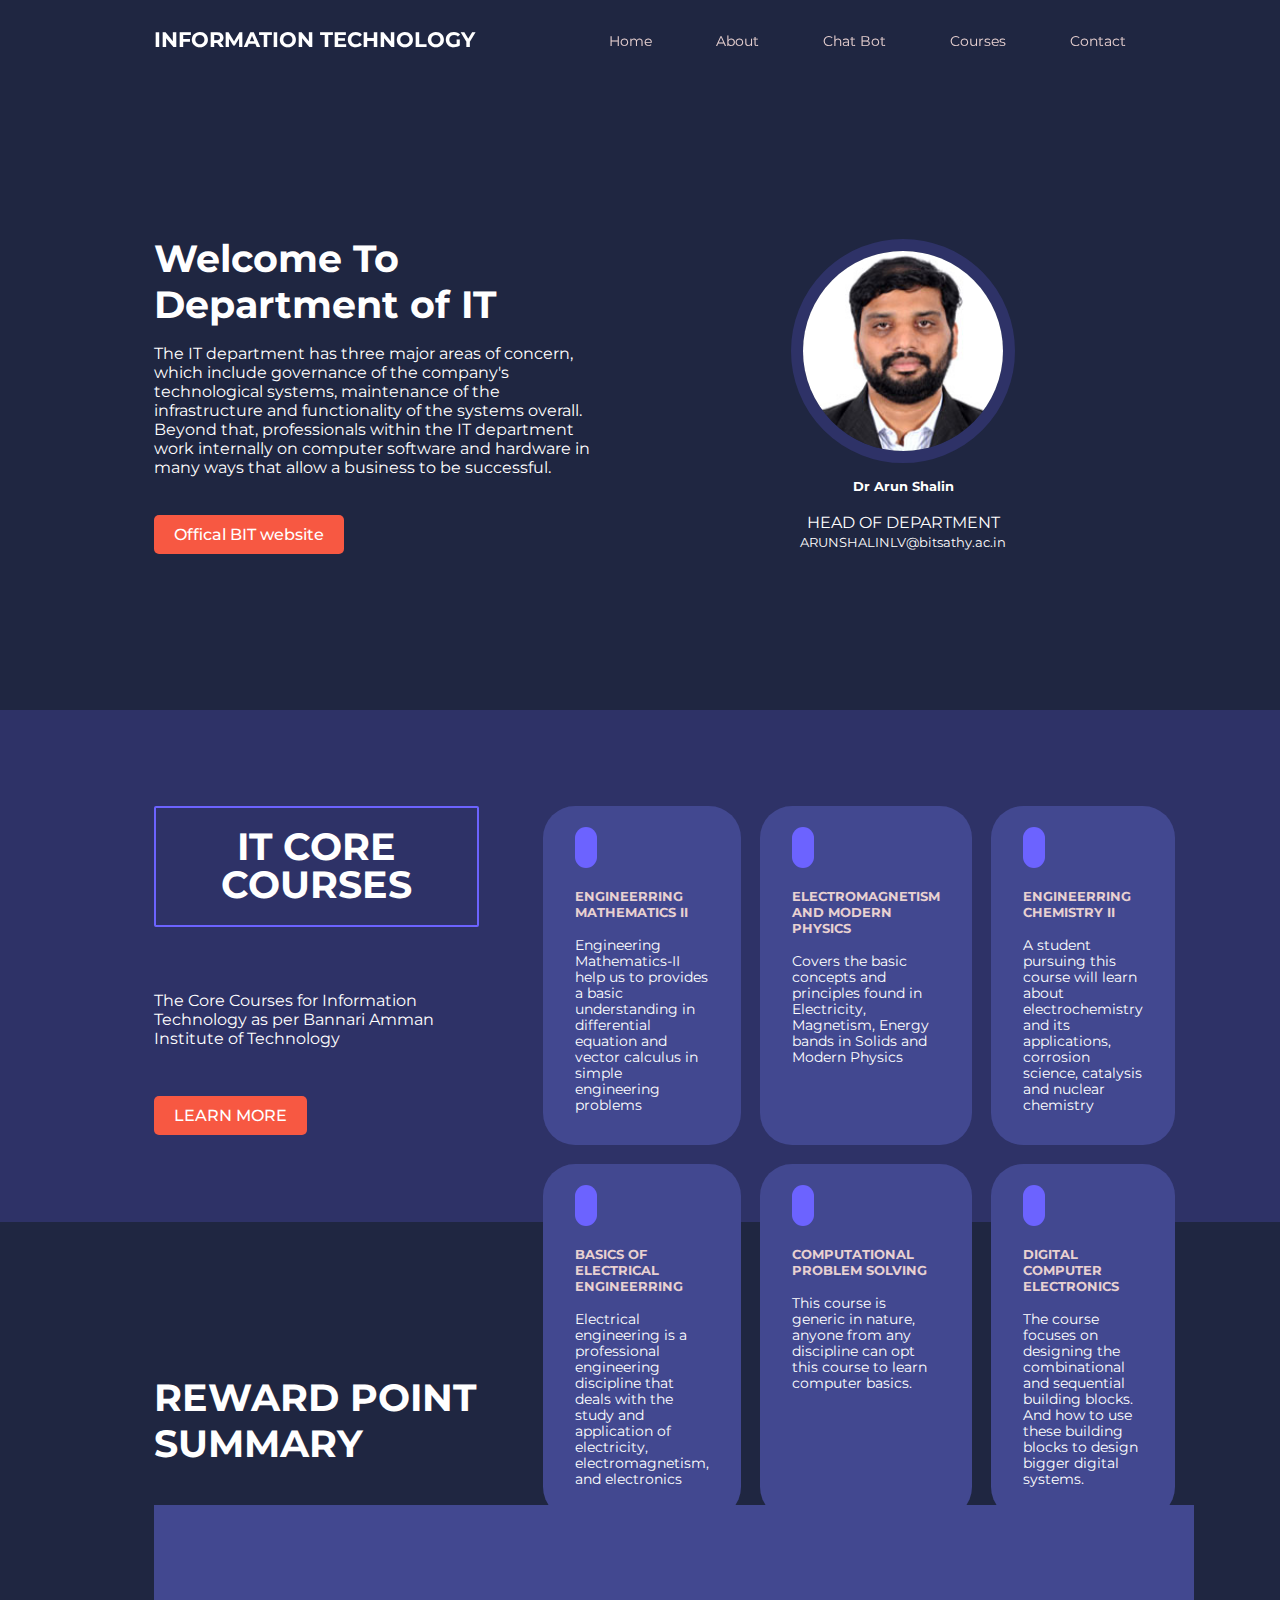
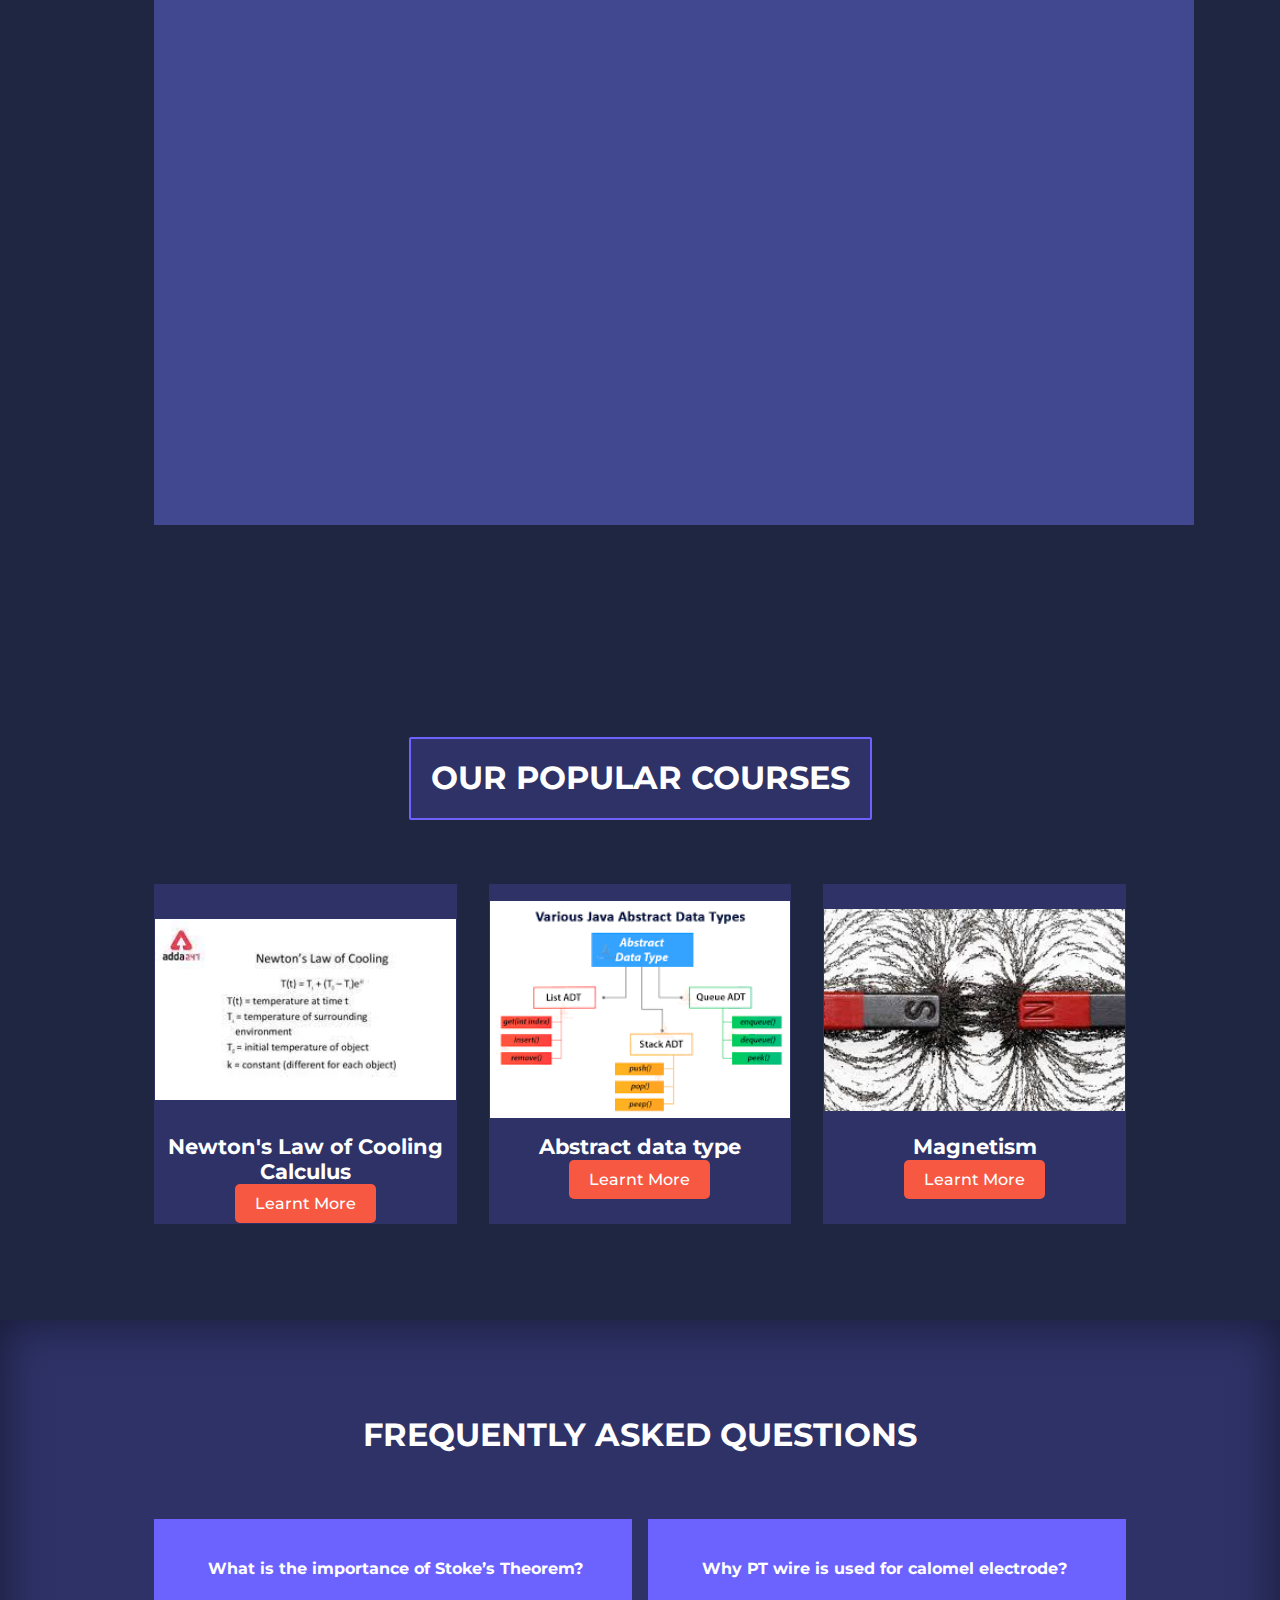
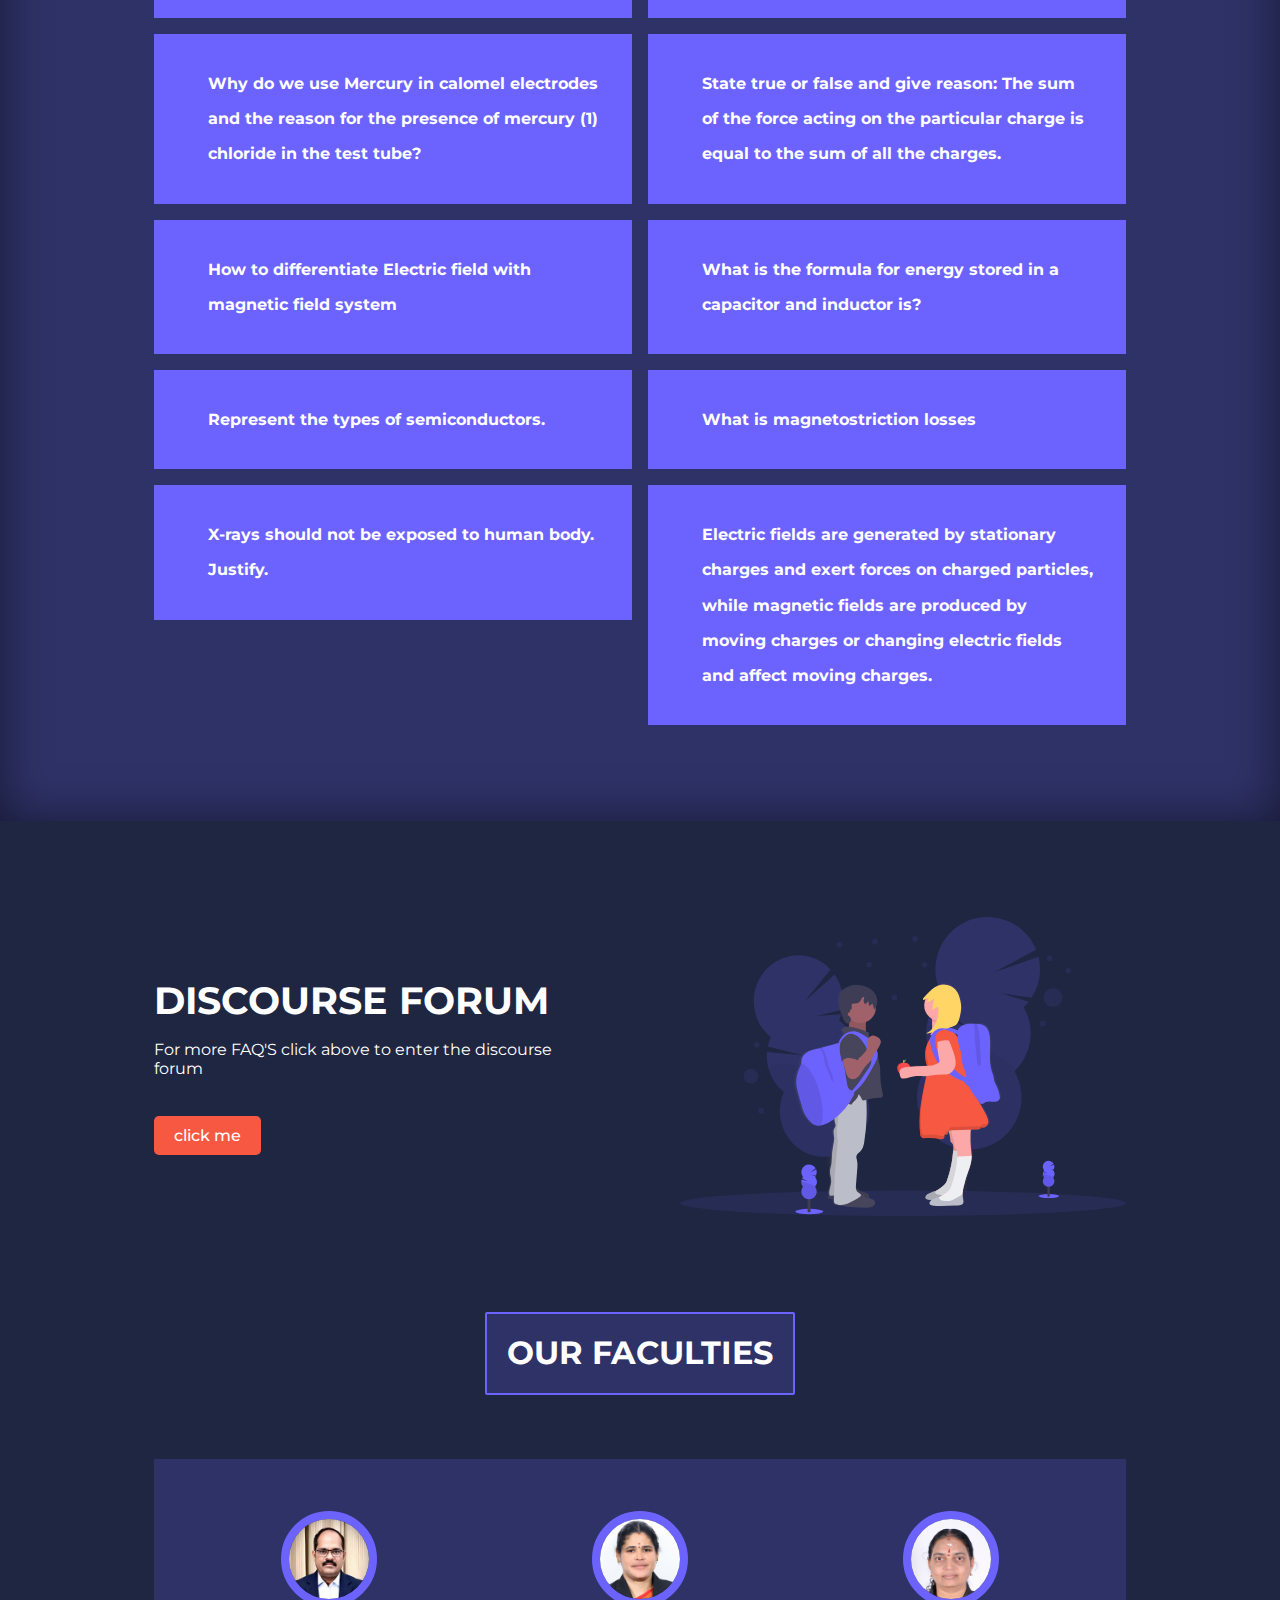
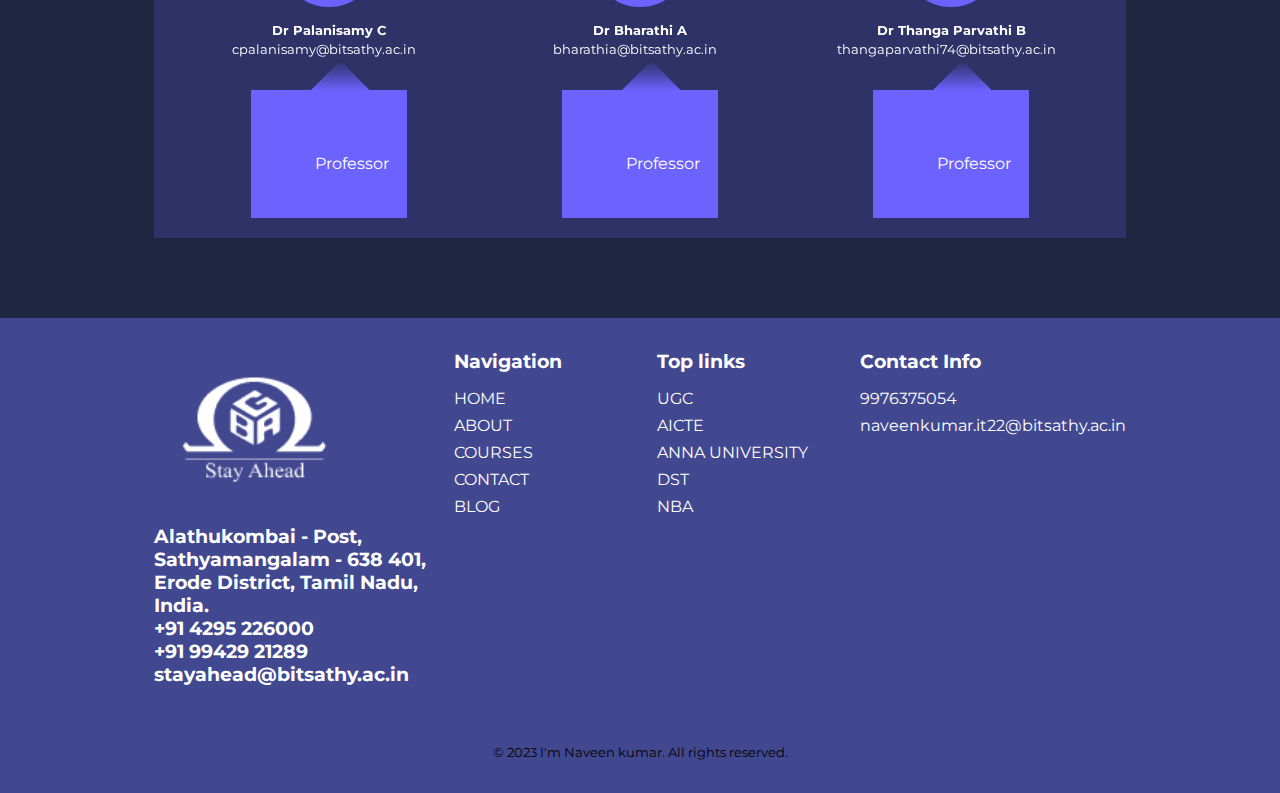
<file: index.html>
<!DOCTYPE html>
<html lang="en">
<head>
    <meta charset="UTF-8">
    <meta http-equiv="X-UA-Compatible" content="IE=edge">
    <meta name="viewport" content="width=device-width, initial-scale=1.0">
    <title> 
        Information Technology
    </title>
    <link rel="stylesheet" href="https://unicons.iconscout.com/release/v4.0.8/css/line.css">

    <link rel="preconnect" href="https://fonts.googleapis.com">
    <link rel="preconnect" href="https://fonts.gstatic.com" crossorigin>
    <link href="https://fonts.googleapis.com/css2?family=Montserrat:wght@300;400;500;600;700;800;900&display=swap" rel="stylesheet">

    <link
  rel="stylesheet"
  href="https://cdn.jsdelivr.net/npm/swiper@10/swiper-bundle.min.css"
/>



    <link rel="stylesheet" href="./css/style.css" >
    <link rel="stylesheet" href="./css/about.css">
    <link rel="stylesheet" href="./css/courses.css">
</head>
<body>
    <nav>
        <div class="container nav__container">
            <h4>INFORMATION TECHNOLOGY</h4><br>
            <ul class="nav__menu">
                <li><a href="index.html">Home</a></li>
                <li><a href="about.html">About</a></li>
                <li><a href="chatbot.html">Chat Bot</a></li>
                <li><a href="courses.html">Courses</a></li>
                <li><a href="contact.html">Contact</a></li>
            </ul>
            <button id="open-menu-btn"><i class="uil uil-bars"></i></button>
            <button id="close-menu-btn"><i class="uil uil-multiply"></i></button>
            
        </div>
    </nav>


    <header>
        <div class="container header__container">
    <div class="header__left">
        <h1>Welcome To Department of IT</h1> 
        <p>The IT department has three major areas of concern, which include governance of the company's technological systems, maintenance of the infrastructure and functionality of the systems overall. Beyond that, professionals within the IT department work internally on computer software and hardware in many ways that allow a business to be successful.</p>
        <a target="_blank" href="https://www.bitsathy.ac.in/"  class="btn btn-primary">Offical BIT website</a>
    </div>
    <div class="header__right">
        <div class="header__right-image"></div>
        <div class="avatar-H">
            <a target="_blank" href="https://www.bitsathy.ac.in/departments/faculty/arun-shalin-l-v/#information-technology"><img src="./images/Dr-Arun-Shalin-L-V.jpg"></a> 
        </div>
        <div class="testimonial__info">
            <h5>Dr Arun Shalin</h5><BR>
            <p>HEAD OF DEPARTMENT</p>

            <small id="head-email">ARUNSHALINLV@bitsathy.ac.in</small><br>
            <a onclick="copyEmail('head-email')"><i class="uil uil-copy"></i></i></a>
        </div>
    </div>
    </div>
    </header>
    <!============================================ head end ============================================>
    
    
    
    
    <section class="categories">
    <div class="container categories__container">
        <div class="categories__left">
    <h1 class="outer-box">IT CORE COURSES</h1>
    <p>The Core Courses for Information Technology as per Bannari Amman Institute of Technology</p>
    <a target="_blank"  href="https://wiki.bitsathy.ac.in/wiki/IT:Semester2_22-23" class="btn btn-primary" >LEARN MORE</a>
    
        </div>
        <div   class="categories__right">
            <article class="category">
            <span class="categories__icon"><i class="uil uil-abacus"></i></span>
            <a target="_blank"  href="https://wiki.bitsathy.ac.in/wiki/IT:Semester2_22-23"><h5>ENGINEERRING MATHEMATICS II </h5></a>
            <p>Engineering Mathematics-II help us to provides a basic understanding in differential equation and vector calculus in simple engineering problems</p>
            </article> 
            <article class="category">
                <span  class="categories__icon"><i  class="uil uil-microscope"></i></span>
                <a target="_blank"  href="https://wiki.bitsathy.ac.in/wiki/IT:Semester2_22-23"><h5>ELECTROMAGNETISM AND MODERN PHYSICS</h5></a>
                <p>Covers the basic concepts and principles found in Electricity, Magnetism, Energy bands in Solids and Modern Physics</p>
            </article>
    
            <article class="category">
                <span class="categories__icon"><i class="uil uil-flask"></i></span>
                <a target="_blank"  href="https://wiki.bitsathy.ac.in/wiki/IT:Semester2_22-23"><h5>ENGINEERRING CHEMISTRY II</h5></a>
                <p> A student pursuing this course will learn about electrochemistry and its applications, corrosion science, catalysis and nuclear chemistry</p>
            </article>
    
            <article class="category">
                <span class="categories__icon"><i class="uil uil-lightbulb-alt"></i></span>
                <a target="_blank"  href="https://wiki.bitsathy.ac.in/wiki/IT:Semester2_22-23"><h5>BASICS OF ELECTRICAL ENGINEERRING</h5></a>
                <p>Electrical engineering is a professional engineering discipline that deals with the study and application of electricity, electromagnetism, and electronics</p>
            </article>
    
            <article class="category">
                <span class="categories__icon"><i class="uil uil-monitor"></i></span>
                <a target="_blank"  href="https://wiki.bitsathy.ac.in/wiki/IT:Semester2_22-23"><h5>COMPUTATIONAL PROBLEM SOLVING</h5></a>
                <p>This course is generic in nature, anyone from any discipline can opt this course to learn computer basics.</p>
            </article>
    
            <article class="category">
                <span class="categories__icon"><i class="uil uil-desktop-cloud-alt"></i></span>
                <a target="_blank"  href="https://wiki.bitsathy.ac.in/wiki/IT:Semester2_22-23"> <h5>DIGITAL COMPUTER ELECTRONICS</h5></a>
                <p>The course focuses on designing the combinational and sequential building blocks. And how to use these building blocks to design bigger digital systems.</p>
            </article>
    
        </div>
    </div>
    
    </section> <br><br><br>
            <!================================== END OF categories =========================================>




            <section>
                <div class="container categories__container">
                    <div class="categories__left">
                        <h1>REWARD POINT SUMMARY</h1><br><br>
                        
                        <iframe class="reward" src="https://docs.google.com/spreadsheets/d/e/2PACX-1vRuoa_2Si7e9QKvKoQEQ7kjg2LblBTqGMyuJZIEqMWS2vna_VcSrxFPQ1FIBRbyTyd8BMHrNghbE9xR/pubhtml" ></iframe>
                    </div>
                </div>
            </section>
            


        <section class="courses">
            <h2 class="outer-box">OUR POPULAR COURSES</h2>
            <div class="container courses__container">
                <article class="course">
                    <div class="course__image">
                        <img src="./images/newton.jpeg">
                    </div>  
                    <h4>Newton's Law of Cooling Calculus</h4>  
                    <a target="_blank" href="https://drive.google.com/file/d/1dla8McGUF-IkBMl8WCQ-4fRH5tgRHYK8/view?usp=sharing" class="btn btn-primary" >Learnt More</a>
                </article>


                <article class="course">
                    <div class="course__image">
                        <img id="img" src="./images/abstract.png">
                    </div>   
                    <div class="courses__info"></div> 
                    <h4>  Abstract data type
                    </h4>  
                     <a target="_blank" href="https://drive.google.com/file/d/1AL-SxkNFzCsPwRDBHGjVYFqL4RhYY7Yz/view?usp=sharing" class="btn btn-primary" >Learnt More</a>
                </article>


                <article class="course">
                    <div class="course__image">
                        <img id="img" src="./images/magnetism.jpg">
                    </div>   
                    <h4>Magnetism 
                    </h4> 
                     <a target="_blank" href="https://drive.google.com/file/d/1-mNhLzYwydamNxy-vW9XYwRtEyIet-oJ/view?usp=sharing" class="btn btn-primary" >Learnt More</a>
                </article>
            </div>
        </section>
                <!===============================course==========================>
              
          <section class="faqs">
            <h2>FREQUENTLY ASKED QUESTIONS</h2>
           <div class="container faqs__container">
            <article class="faq">
                <div class="faq__icon"><i class="uil uil-plus"></i></div>
                <div class="question__answer">
                    <h4>What is the importance of Stoke’s Theorem?</h4>
                    <p>
                        The importance of Stoke’s Theorem lies in its ability to relate the line integral around the boundary of a surface to the surface integral of the curl of the vector field over the surface
                    </p>
                </div>
            </article>
            
            <article class="faq">
                <div class="faq__icon"><i class="uil uil-plus"></i></div>
                <div class="question__answer">
                    <h4>Why PT wire is used for calomel electrode?</h4>
                    <p>
                        Platinum is robust (stable) and highly active, which is why it is used in that electrode.
                    </p>
                </div>
            </article>

            <article class="faq">
                <div class="faq__icon"><i class="uil uil-plus"></i></div>
                <div class="question__answer">
                    <h4>Why do we use Mercury in calomel electrodes and the reason for the presence of mercury (1) chloride in the test tube?</h4>
                    <p>
                        makes the potential stable at equilibrium if small amounts of current have passed through the electrode .
                    </p>
                </div>
            </article>

            <article class="faq">
                <div class="faq__icon"><i class="uil uil-plus"></i></div>
                <div class="question__answer">
                    <h4>State true or false and give reason: The sum of the force acting on the particular charge is equal to the sum of all the charges.</h4>
                    <p>
                        The total force acting on charge q1 due to other charges could be either attractive or repulsive depending on the charges and their respective positions. 
                    </p>
                </div>
            </article>

            <article class="faq">
                <div class="faq__icon"><i class="uil uil-plus"></i></div>
                <div class="question__answer">
                    <h4>How to differentiate Electric field with magnetic field system</h4>
                    <p>
                        Electric fields are generated by stationary charges and exert forces on charged particles, while magnetic fields are produced by moving charges or changing electric fields and affect moving charges.
                    </p>
                </div>
            </article>

            <article class="faq">
                <div class="faq__icon"><i class="uil uil-plus"></i></div>
                <div class="question__answer">
                    <h4>What is the formula for energy stored in a capacitor and inductor is?</h4>
                    <p>
                        Inductor : E = (1/2) L I^2,
                        Capacitor : E = (1/2) C V^2
                    </p>
                </div>
            </article>

            <article class="faq">
                <div class="faq__icon"><i class="uil uil-plus"></i></div>
                <div class="question__answer">
                    <h4>Represent the types of semiconductors.</h4>
                    <p>
                        Types of semiconductor:
                            a. Intrinsic semiconductor
                            b. Extrinsic semiconductor
                    </p>
                </div>
            </article>
            
            <article class="faq">
                <div class="faq__icon"><i class="uil uil-plus"></i></div>
                <div class="question__answer">
                    <h4>What is magnetostriction losses</h4>
                    <p>
                        Magnetostriction losses refer to the energy dissipation that occurs when a magnetic material undergoes cyclic mechanical stress or strain. Magnetostriction is the phenomenon where magnetic materials change their shape in response to a magnetic field, causing the material to expand or contract.
                    </p>
                </div>
            </article>

            <article class="faq">
                <div class="faq__icon"><i class="uil uil-plus"></i></div>
                <div class="question__answer">
                    <h4> X-rays should not be exposed to human body. Justify.</h4>
                    <p>
                        X-rays should not be exposed to the human body because they have high energy and can penetrate through body tissues, potentially causing damage to cells and DNA. Exposure to high levels of X-rays can lead to radiation sickness, cancer, and genetic mutations. 
                </div>
            </article>

            

            <article class="faq">
                <div class="faq__icon"><i class="uil uil-plus"></i></div>
                <div class="question__answer">
                    <h4>Electric fields are generated by stationary charges and exert forces on charged particles, while magnetic fields are produced by moving charges or changing electric fields and affect moving charges.</h4>
                    <p>
                        Yes, metals that are resistant to wet corrosion can still be susceptible to dry corrosion. Dry corrosion, also known as atmospheric corrosion, occurs when metal is exposed to oxygen and other atmospheric gases, such as sulfur dioxide and nitrogen dioxide, which can react with the metal surface and cause corrosion
                    </p>
                </div>
            </article>
           </div>
        </section>
        
        <section class="dis_head">
            <div class="container header__container">
                <div class="header__left">
            <h1>DISCOURSE FORUM</h1>
            <P>For more FAQ'S click above to enter the discourse forum</p>
            <a target="_blank"  href="https://discourse.bitsathy.ac.in/" class="btn btn-primary" >click me</a>
                </div>
                <div class="header__right">
                    <div class="header__right-image"></div>
                 <img src="./images/header.svg" alt="header-img">
                </div>
            </div>   
         </section>
         
         <body>
            <section class="container testimonils__container swiper mySwiper">
              <h2 class="outer-box">
                OUR FACULTIES
              </h2>
              <div class="swiper-container" id="testimonialSlider">
                <div class="swiper-wrapper">
                  <div class="swiper-slide">
                    <article class="testimonial">
                      <div class="avatar">
                        <a target="_blank" href="https://www.bitsathy.ac.in/departments/faculty/dr-palanisamy-c/#information-technology">
                          <img src="./images/Principal-dep.jpg" alt="Dr Palanisamy C">
                        </a>
                      </div>
                      <div class="testimonial__info">
                        <h5>Dr Palanisamy C</h5>
                        <small id="palanisamy-email" class="email">cpalanisamy@bitsathy.ac.in</small>
                        <a onclick="copyEmail('palanisamy-email')"><i class="uil uil-copy"></i></a>
                      </div>
                      <div class="testimonial__body">
                        <p>Professor</p>
                      </div>
                    </article>
                  </div>
                  
                  <div class="swiper-slide">
                  <article class="testimonial ">
                    <div class="avatar">
                      <a target="_blank" href="https://www.bitsathy.ac.in/departments/faculty/bharathi-a/#information-technology">
                        <img src="./images/Dr-Bharathi-A.png" alt="Dr Bharathi A">
                      </a>
                    </div>
                    <div class="testimonial__info">
                      <h5>Dr Bharathi A</h5>
                      <small id="bharathi-email" class="email">bharathia@bitsathy.ac.in</small>
                      <a onclick="copyEmail('bharathi-email')"><i class="uil uil-copy"></i></a>
                    </div>
                    <div class="testimonial__body">
                      <p>Professor</p>
                    </div>
                  </article>
                  </div>

                  <div class="swiper-slide">
                  <article class="testimonial swiper-slide">
                    <div class="avatar">
                      <a target="_blank" href="https://www.bitsathy.ac.in/departments/faculty/thanga-parvathi-b/#information-technology">
                        <img src="./images/Dr-Thanga-Parvathi-B.jpg" alt="Dr Thanga Parvathi B">
                      </a>
                    </div>
                    <div class="testimonial__info">
                      <h5>Dr Thanga Parvathi B</h5>
                      <small id="thangaparvathi-email" class="email">thangaparvathi74@bitsathy.ac.in</small>
                      <a onclick="copyEmail('thangaparvathi-email')"><i class="uil uil-copy"></i></a>
                    </div>
                    <div class="testimonial__body">
                      <p>Professor</p>
                    </div>
                  </article>
                </div>


                <div class="swiper-slide">
                  <article class="testimonial swiper-slide">
                    <div class="avatar">
                      <a target="_blank" href="https://www.bitsathy.ac.in/departments/faculty/sundara-murthy-s/#information-technology">
                        <img src="./images/Dr-Sundara-Murthy-S.png" alt="Dr Sundara Murthy S">
                      </a>
                    </div>
                    <div class="testimonial__info">
                      <h5>Dr Sundara Murthy S</h5>
                      <small id="sundaramurthy-email" class="email">sundaramurthys@bitsathy.ac.in</small>
                      <a onclick="copyEmail('sundaramurthy-email')"><i class="uil uil-copy"></i></a>
                    </div>
                    <div class="testimonial__body">
                      <p>Professor</p>
                    </div>
                  </article>
                  </div>

                  <div class="swiper-slide">
                  <article class="testimonial swiper-slide">
                    <div class="avatar">
                      <a target="_blank" href="https://www.bitsathy.ac.in/departments/faculty/gopalakrishnan-b/#information-technology">
                        <img src="./images/Dr-Gopalakrishnan-B.jpg" alt="Dr Gopalakrishnan B">
                      </a>
                    </div>
                    <div class="testimonial__info">
                      <h5>Dr Gopalakrishnan B</h5>
                      <small id="gopalakrishnan-email" class="email">gopalakrishnanb@bitsathy.ac.in</small>
                      <a onclick="copyEmail('gopalakrishnan-email')"><i class="uil uil-copy"></i></a>
                    </div>
                    <div class="testimonial__body">
                      <p>Professor</p>
                    </div>
                  </article>
                  </div>
                  
                  <div class="swiper-slide">
                  <article class="testimonial swiper-slide">
                    <div class="avatar">
                      <a target="_blank" href="https://www.bitsathy.ac.in/departments/faculty/paarivallal-ra/#information-technology">
                        <img src="./images/Dr-Paarivallal-Ra..png" alt="Dr Paarivallal Ra">
                      </a>
                    </div>
                    <div class="testimonial__info">
                      <h5>Dr Paarivallal Ra</h5>
                      <small id="Paarivallal-email" class="email">parivallalr@bitsathy.ac.in</small>
                      <a onclick="copyEmail('Paarivallal-email')"><i class="uil uil-copy"></i></a>
                    </div>
                    <div class="testimonial__body">
                      <p>Associate Professor</p>
                    </div>
                  </article>
                  </div>
                  

                  <div class="swiper-slide">
                  <article class="testimonial swiper-slide">
                    <div class="avatar">
                      <a target="_blank" href="https://www.bitsathy.ac.in/departments/faculty/purusothaman-p/#information-technology">
                        <img src="./images/Dr-Purusothaman-P.jpg" alt="Dr Purusothaman P">
                      </a>
                    </div>
                    <div class="testimonial__info">
                      <h5>Dr Purusothaman P</h5>
                      <small id="Purusothaman-email" class="email">purusothaman@bitsathy.ac.in</small>
                      <a onclick="copyEmail('Purusothaman-email')"><i class="uil uil-copy"></i></a>
                    </div>
                    <div class="testimonial__body">
                      <p>Associate Professor</p>
                    </div>
                  </article>
                  </div>
                  
                  <div class="swiper-slide">
                  <article class="testimonial swiper-slide">
                    <div class="avatar">
                      <a target="_blank" href="https://www.bitsathy.ac.in/departments/faculty/lakshmanaprakash-s/#information-technology">
                        <img src="./images/Dr-Lakshmanaprakash-S.jpg" alt="Dr Lakshmanaprakash S">
                      </a>
                    </div>
                    <div class="testimonial__info">
                      <h5>Dr Lakshmanaprakash S</h5>
                      <small id="Lakshmanaprakash-email" class="email">lakshmanaprakashs@bitsathy.ac.in</small>
                      <a onclick="copyEmail('Lakshmanaprakash-email')"><i class="uil uil-copy"></i></a>
                    </div>
                    <div class="testimonial__body">
                      <p>Associate Professor</p>
                    </div>
                  </article>
                  </div>
                  
                  <div class="swiper-slide">
                  <article class="testimonial swiper-slide">
                    <div class="avatar">
                      <a target="_blank" href="https://www.bitsathy.ac.in/departments/faculty/sri-vigna-hema-v/#information-technology">
                        <img src="./images/SRI-VIGNA-HEMA-V.jpg" alt="Dr Sri Vigna Hema V">
                      </a>
                    </div>
                    <div class="testimonial__info">
                      <h5>Dr Sri Vigna Hema V</h5>
                      <small id="Sri Vigna -email" class="email">srivignahemav@bitsathy.ac.in</small>
                      <a onclick="copyEmail('Sri Vigna -email')"><i class="uil uil-copy"></i></a>
                    </div>
                    <div class="testimonial__body">
                      <p>Associate Professor</p>
                    </div>
                  </article>
                  </div>
                  
                  <div class="swiper-slide">
                  <article class="testimonial swiper-slide">
                    <div class="avatar">
                      <a target="_blank" href="https://www.bitsathy.ac.in/departments/faculty/naveena-s/#information-technology">
                        <img src="./images/Mrs-Naveena-S.png" alt="Prof. Naveena S">
                      </a>
                    </div>
                    <div class="testimonial__info">
                      <h5>Prof. Naveena S</h5>
                      <small id="naveena-email" class="email">naveena@bitsathy.ac.in</small>
                      <a onclick="copyEmail('naveena-email')"><i class="uil uil-copy"></i></a>
                    </div>
                    <div class="testimonial__body">
                      <p>Assistant Professor Level III</p>
                    </div>
                  </article>
                  </div>

                  <div class="swiper-slide">
                  <article class="testimonial swiper-slide">
                    <div class="avatar">
                      <a target="_blank" href="https://www.bitsathy.ac.in/departments/faculty/purusothaman-p/#information-technology">
                        <img src="./images/Mr-Arun-Kumar-R.png" alt="Prof. Arun Kumar R">
                      </a>
                    </div>
                    <div class="testimonial__info">
                      <h5>Prof. Arun Kumar R</h5>
                      <small id="arunkumar-email" class="email">arunkumarr@bitsathy.ac.in</small>
                      <a onclick="copyEmail('arunkumar-email')"><i class="uil uil-copy"></i></a>
                    </div>
                    <div class="testimonial__body">
                      <p>Assistant Professor Level III</p>
                    </div>
                  </article>
                  </div>
                  
                  <div class="swiper-slide">
                  <article class="testimonial swiper-slide">
                    <div class="avatar">
                      <a target="_blank" href="https://www.bitsathy.ac.in/departments/faculty/abirami-a/#information-technology">
                        <img src="./images/Mrs-Abirami-A.jpg" alt="Prof. Abirami A">
                      </a>
                    </div>
                    <div class="testimonial__info">
                      <h5>Prof. Abirami A</h5>
                      <small id="abirami-email" class="email">abiramia@bitsathy.ac.in</small>
                      <a onclick="copyEmail('abirami-email')"><i class="uil uil-copy"></i></a>
                    </div>
                    <div class="testimonial__body">
                      <p>Assistant Professor Level III</p>
                    </div>
                  </article>
                  </div>
                  
                  <div class="swiper-slide">
                  <article class="testimonial swiper-slide">
                    <div class="avatar">
                      <a target="_blank" href="https://www.bitsathy.ac.in/departments/faculty/sabarmathi-k-r/#information-technology">
                        <img src="./images/Ms-Sabarmathi-K-R.png" alt="Prof. Sabarmathi K R">
                      </a>
                    </div>
                    <div class="testimonial__info">
                      <h5>Prof. Sabarmathi K R</h5>
                      <small id="sabarmathi-email" class="email">sabarmathi@bitsathy.ac.in</small>
                      <a onclick="copyEmail('sabarmathi-email')"><i class="uil uil-copy"></i></a>
                    </div>
                    <div class="testimonial__body">
                      <p>Assistant Professor Level II</p>
                    </div>
                  </article>
                  </div>
                  
                  <div class="swiper-slide">
                  <article class="testimonial swiper-slide">
                    <div class="avatar">
                      <a target="_blank" href="https://www.bitsathy.ac.in/departments/faculty/prabhu-p-s-2/#information-technology">
                        <img src="./images/Mr-Prabhu-P-S.jpg" alt="Prof. Prabhu P S">
                      </a>
                    </div>
                    <div class="testimonial__info">
                      <h5>Prof. Prabhu P S</h5>
                      <small id="prabhup-email" class="email">prabhups@bitsathy.ac.in</small>
                      <a onclick="copyEmail('prabhup-email')"><i class="uil uil-copy"></i></a>
                    </div>
                    <div class="testimonial__body">
                      <p>Assistant Professor Level II</p>
                    </div>
                  </article>
                  </div>
                  
                  <div class="swiper-slide">
                  <article class="testimonial swiper-slide">
                    <div class="avatar">
                      <a target="_blank" href="https://www.bitsathy.ac.in/departments/faculty/leelavathi-r/#information-technology">
                        <img src="./images/Mrs-Leelavathi-R.png" alt="Prof. Leelavathi R">
                      </a>
                    </div>
                    <div class="testimonial__info">
                      <h5>Prof. Leelavathi R</h5>
                      <small id="Leelavathi-email" class="email">leelavathi@bitsathy.ac.in</small>
                      <a onclick="copyEmail('Leelavathi-email')"><i class="uil uil-copy"></i></a>
                    </div>
                    <div class="testimonial__body">
                      <p>Assistant Professor Level II</p>
                    </div>
                  </article>
                  </div>
                  
                  
                  <article class="testimonial swiper-slide">
                    <div class="avatar">
                      <a target="_blank" href="https://www.bitsathy.ac.in/departments/faculty/nataraj-n/#information-technology">
                        <img src="./images/Mr-Nataraj-N.png" alt="Prof. Nataraj N">
                      </a>
                    </div>
                    <div class="testimonial__info">
                      <h5>Prof. Nataraj N</h5>
                      <small id="nataraj-email" class="email">nataraj@bitsathy.ac.in</small>
                      <a onclick="copyEmail('nataraj-email')"><i class="uil uil-copy"></i></a>
                    </div>
                    <div class="testimonial__body">
                      <p>Assistant Professor Level II</p>
                    </div>
                  </article>
  
                  
                  <div class="swiper-slide">
                  <article class="testimonial swiper-slide">
                    <div class="avatar">
                      <a target="_blank" href="https://www.bitsathy.ac.in/departments/faculty/ms-sri-vinitha-v/#information-technology">
                        <img src="./images/Ms-Sri-Vinitha-V.png" alt="Prof. Sri Vinitha V">
                      </a>
                    </div>
                    <div class="testimonial__info">
                      <h5>Prof. Sri Vinitha V</h5>
                      <small id="Sri Vinitha-email" class="email">srivinitha@bitsathy.ac.in</small>
                      <a onclick="copyEmail('Sri Vinitha-email')"><i class="uil uil-copy"></i></a>
                    </div>
                    <div class="testimonial__body">
                      <p>Assistant Professor Level II</p>
                    </div>
                  </article>
                  </div>
                  
                  <div class="swiper-slide">
                  <article class="testimonial swiper-slide">
                    <div class="avatar">
                      <a target="_blank" href="https://www.bitsathy.ac.in/departments/faculty/vinoth-m/#information-technology">
                        <img src="./images/Mr-Vinoth-M.png" alt="Prof. Vinoth M">
                      </a>
                    </div>
                    <div class="testimonial__info">
                      <h5>Prof. Vinoth M</h5>
                      <small id="Vinoth-email" class="email">vinothm@bitsathy.ac.in</small>
                      <a onclick="copyEmail('Vinoth-email')"><i class="uil uil-copy"></i></a>
                    </div>
                    <div class="testimonial__body">
                      <p>Assistant Professor Level II</p>
                    </div>
                  </article>
                  </div>
                  
                  <div class="swiper-slide">
                  <article class="testimonial swiper-slide">
                    <div class="avatar">
                      <a target="_blank" href="https://www.bitsathy.ac.in/departments/faculty/kalaivani-r/#information-technology">
                        <img src="./images/Mrs-Kalaivani-R.jpg" alt="Prof. Kalaivani R">
                      </a>
                    </div>
                    <div class="testimonial__info">
                      <h5>Prof. Kalaivani R</h5>
                      <small id="Kalaivani-email" class="email">kalaivani@bitsathy.ac.in</small>
                      <a onclick="copyEmail('Kalaivani-email')"><i class="uil uil-copy"></i></a>
                    </div>
                    <div class="testimonial__body">
                      <p>Assistant Professor Level II</p>
                    </div>
                  </article>
                  </div>
                  
                  <div class="swiper-slide">
                  <article class="testimonial swiper-slide">
                    <div class="avatar">
                      <a target="_blank" href="https://www.bitsathy.ac.in/departments/faculty/yamuna-s/#information-technology">
                        <img src="./images/Mrs-Yamuna-S.jpg" alt="Prof. Yamuna S">
                      </a>
                    </div>
                    <div class="testimonial__info">
                      <h5>Prof. Yamuna S</h5>
                      <small id="Yamuna-email" class="email">yamunas@bitsathy.ac.in</small>
                      <a onclick="copyEmail('Yamuna-email')"><i class="uil uil-copy"></i></a>
                    </div>
                    <div class="testimonial__body">
                      <p>Assistant Professor Level II</p>
                    </div>
                  </article>
                </div>

                <div class="swiper-slide">
                  <article class="testimonial swiper-slide">
                    <div class="avatar">
                      <a target="_blank" href="https://www.bitsathy.ac.in/departments/faculty/priya-l/#information-technology">
                        <img src="./images/Mrs-Priya-L.jpg" alt="Prof. Priya L">
                      </a>
                    </div>
                    <div class="testimonial__info">
                      <h5>Prof. Priya L</h5>
                      <small id="priya-email" class="email">priyal@bitsathy.ac.in</small>
                      <a onclick="copyEmail('priya-email')"><i class="uil uil-copy"></i></a>
                    </div>
                    <div class="testimonial__body">
                      <p>Assistant Professor Level II</p>
                    </div>
                  </article>
                </div>
                  
                <div class="swiper-slide">
                  <article class="testimonial swiper-slide">
                    <div class="avatar">
                      <a target="_blank" href="https://www.bitsathy.ac.in/departments/faculty/venkatesan-r/#information-technology">
                        <img src="./images/Mr-Venkatesan-R.jpg" alt="Prof. Venkatesan R">
                      </a>
                    </div>
                    <div class="testimonial__info">
                      <h5>Prof. Venkatesan R</h5>
                      <small id="Venkatesan-email" class="email">venkatesanr@bitsathy.ac.in</small>
                      <a onclick="copyEmail('Venkatesan-email')"><i class="uil uil-copy"></i></a>
                    </div>
                    <div class="testimonial__body">
                      <p>Assistant Professor Level II</p>
                    </div>
                  </article>
                </div>
                  
                <div class="swiper-slide">
                  <article class="testimonial swiper-slide">
                    <div class="avatar">
                      <a target="_blank" href="https://www.bitsathy.ac.in/departments/faculty/selvakumar-m/#information-technology">
                        <img src="./images/Mr-Selvakumar-M.jpg" alt="Prof. Selvakumar M">
                      </a>
                    </div>
                    <div class="testimonial__info">
                      <h5>Prof. Selvakumar M</h5>
                      <small id="selvakumar-email" class="email">selvakumarm@bitsathy.ac.in</small>
                      <a onclick="copyEmail('selvakumar-email')"><i class="uil uil-copy"></i></a>
                    </div>
                    <div class="testimonial__body">
                      <p>Assistant Professor Level II</p>
                    </div>
                  </article>
                </div>

                <div class="swiper-slide">
                  <article class="testimonial swiper-slide">
                    <div class="avatar">
                      <a target="_blank" href="https://www.bitsathy.ac.in/departments/faculty/karthika-m-s/#information-technology">
                        <img src="./images/Mrs-Karthika-M-S.png" alt="Prof. Karthika M S">
                      </a>
                    </div>
                    <div class="testimonial__info">
                      <h5>Prof. Karthika M S</h5>
                      <small id="karthika-email" class="email">karthikams@bitsathy.ac.in</small>
                      <a onclick="copyEmail('karthika-email')"><i class="uil uil-copy"></i></a>
                    </div>
                    <div class="testimonial__body">
                      <p>Assistant Professor</p>
                    </div>
                  </article>
                </div>

                <div class="swiper-slide">
                  <article class="testimonial swiper-slide">
                    <div class="avatar">
                      <a target="_blank" href="https://www.bitsathy.ac.in/departments/faculty/deepika-r/#information-technology">
                        <img src="./images/Mrs-Deepika-R.png" alt="Prof. Deepika R">
                      </a>
                    </div>
                    <div class="testimonial__info">
                      <h5>Prof. Deepika R</h5>
                      <small id="deepika-email" class="email">deepikar@bitsathy.ac.in</small>
                      <a onclick="copyEmail('deepika-email')"><i class="uil uil-copy"></i></a>
                    </div>
                    <div class="testimonial__body">
                      <p>Assistant Professor</p>
                    </div>
                  </article>
                </div>
                  
                <div class="swiper-slide">
                  <article class="testimonial swiper-slide">
                    <div class="avatar">
                      <a target="_blank" href="https://www.bitsathy.ac.in/departments/faculty/janani-t/#information-technology">
                        <img src="./images/Mrs-Janani-T.png" alt="Prof. Janani T">
                      </a>
                    </div>
                    <div class="testimonial__info">
                      <h5>Prof. Janani T</h5>
                      <small id="janani-email" class="email">jananit@bitsathy.ac.in</small>
                      <a onclick="copyEmail('janani-email')"><i class="uil uil-copy"></i></a>
                    </div>
                    <div class="testimonial__body">
                      <p>Assistant Professor</p>
                    </div>
                  </article>
                </div>
                  
                <div class="swiper-slide">
                  <article class="testimonial swiper-slide">
                    <div class="avatar">
                      <a target="_blank" href="https://www.bitsathy.ac.in/departments/faculty/santhiya-b/#information-technology">
                        <img src="./images/Mrs-Santhiya-B.jpg" alt="Prof. Santhiya B">
                      </a>
                    </div>
                    <div class="testimonial__info">
                      <h5>Prof. Santhiya B</h5>
                      <small id="Santhiya-email" class="email">santhiyab@bitsathy.ac.in</small>
                      <a onclick="copyEmail('Santhiya-email')"><i class="uil uil-copy"></i></a>
                    </div>
                    <div class="testimonial__body">
                      <p>Assistant Professor</p>
                    </div>
                  </article>
                </div>
                  
                <div class="swiper-slide">
                  <article class="testimonial swiper-slide">
                    <div class="avatar">
                      <a target="_blank" href="https://www.bitsathy.ac.in/departments/faculty/renuga-devi-s/#information-technology">
                        <img src="./images/Renuga-Devi-S.jpg" alt="Prof. Renuga Devi S">
                      </a>
                    </div>
                    <div class="testimonial__info">
                      <h5>Prof. Renuga Devi S</h5>
                      <small id="Renuga Devi-email" class="email">renugadevi@bitsathy.ac.in</small>
                      <a onclick="copyEmail('Renuga Devi-email')"><i class="uil uil-copy"></i></a>
                    </div>
                    <div class="testimonial__body">
                      <p>Assistant Professor</p>
                    </div>
                  </article>
                </div>
                  
                <div class="swiper-slide">
                  <article class="testimonial swiper-slide">
                    <div class="avatar">
                      <a target="_blank" href="https://www.bitsathy.ac.in/departments/faculty/gayathri-k-2/#information-technology">
                        <img src="./images/Prof.-Gayathri-K.jpg" alt="Prof. Gayathri K">
                      </a>
                    </div>
                    <div class="testimonial__info">
                      <h5>Prof. Gayathri K</h5>
                      <small id="gayathri-email" class="email">gayathrik@bitsathy.ac.in</small>
                      <a onclick="copyEmail('gayathri-email')"><i class="uil uil-copy"></i></a>
                    </div>
                    <div class="testimonial__body">
                      <p>Assistant Professor</p>
                    </div>
                  </article>
                </div>
            </div>
        </div>
    </section>

    
    <footer class="footer">
        <div class="container footer__container">
          <div class="footer__1">
            <img class="img_logo" src="./images/logo2.png" alt="Logo">
        <h4>Alathukombai - Post,
                Sathyamangalam - 638 401,
                Erode District, Tamil Nadu, India.<br>
                
                +91 4295 226000<br>
                +91 99429 21289<br>
                stayahead@bitsathy.ac.in</h4>
          </div>  
      
          <div class="footer__2">
            <h4>Navigation</h4>
            <ul class="permalinks">
              <li><a href="index.html">HOME</a></li>
              <li><a href="about.html">ABOUT</a></li>
              <li><a href="courses.html">COURSES</a></li>
              <li><a href="contact.html">CONTACT</a></li>
              <li><a target="_blank" href="https://www.bitsathy.ac.in/blog/">BLOG</a></li> 
            </ul>
          </div>
          
          <div class="footer__3">
            <h4>Top links</h4>
            <ul class="permalinks">
              <li><a target="_blank" href="https://www.ugc.gov.in/">UGC</a></li>
              <li><a target="_blank" href="https://www.aicte-india.org/">AICTE</a></li>
              <li><a target="_blank" href="https://www.annauniv.edu/">ANNA UNIVERSITY</a></li>
              <li><a target="_blank" href="https://dst.gov.in/">DST</a></li>
              <li><a target="_blank" href="https://www.nbaind.org/">NBA</a></li>
            </ul>
          </div>
      
          <div class="footer__4">
            <h4>Contact Info</h4>
            <p>9976375054</p>
            <p>naveenkumar.it22@bitsathy.ac.in</p>
            <ul class="footer__socials">
              <li>
                <a target="_blank" href="https://www.facebook.com/profile.php?id=100081126684139"><i class="uil uil-facebook"></i></a>
              </li>
              <li>
                <a target="_blank" href="https://twitter.com/i/flow/login"><i class="uil uil-twitter"></i></a>
              </li>
              <li>
                <a target="_blank" href="https://www.instagram.com/naveenkumar.2327/"><i class="uil uil-instagram"></i></a>
              </li>
              <li>
                <a target="_blank" href="https://www.linkedin.com/"><i class="uil uil-linkedin-alt"></i></a>
              </li>
              <li>
                <a target="_blank" href="https://www.youtube.com/"><i class="uil uil-youtube"></i></a> <!-- Added YouTube link -->
              </li>
            </ul>
          </div>
      
        </div>
        <div class="footer__copyright">
          <small>&copy; 2023 I'm Naveen kumar. All rights reserved.</small>
        </div>
      </footer>
       
    

      <script src="https://cdn.jsdelivr.net/npm/swiper@10/swiper-bundle.min.js"></script>
         <script src="./js/main.js"></script>

         <script>
          var swiper;
    
    function initializeSwiper() {
    if (window.innerWidth <= 1024) {
    swiper = new Swiper("#testimonialSlider", {
    loop: true,
    slidesPerView: 1,
    autoplay: {
      delay: 2500,
    },
    });
    } else {
    swiper = new Swiper("#testimonialSlider", {
    loop: true,
    slidesPerView: 3,
    autoplay: {
      delay: 2000,
    },
    });
    }
    }
    
    initializeSwiper();
    window.addEventListener("resize", function () {
    if (swiper) {
    swiper.destroy();
    }
    initializeSwiper();
    });
    </script>
    
</body>
</html>
</file>
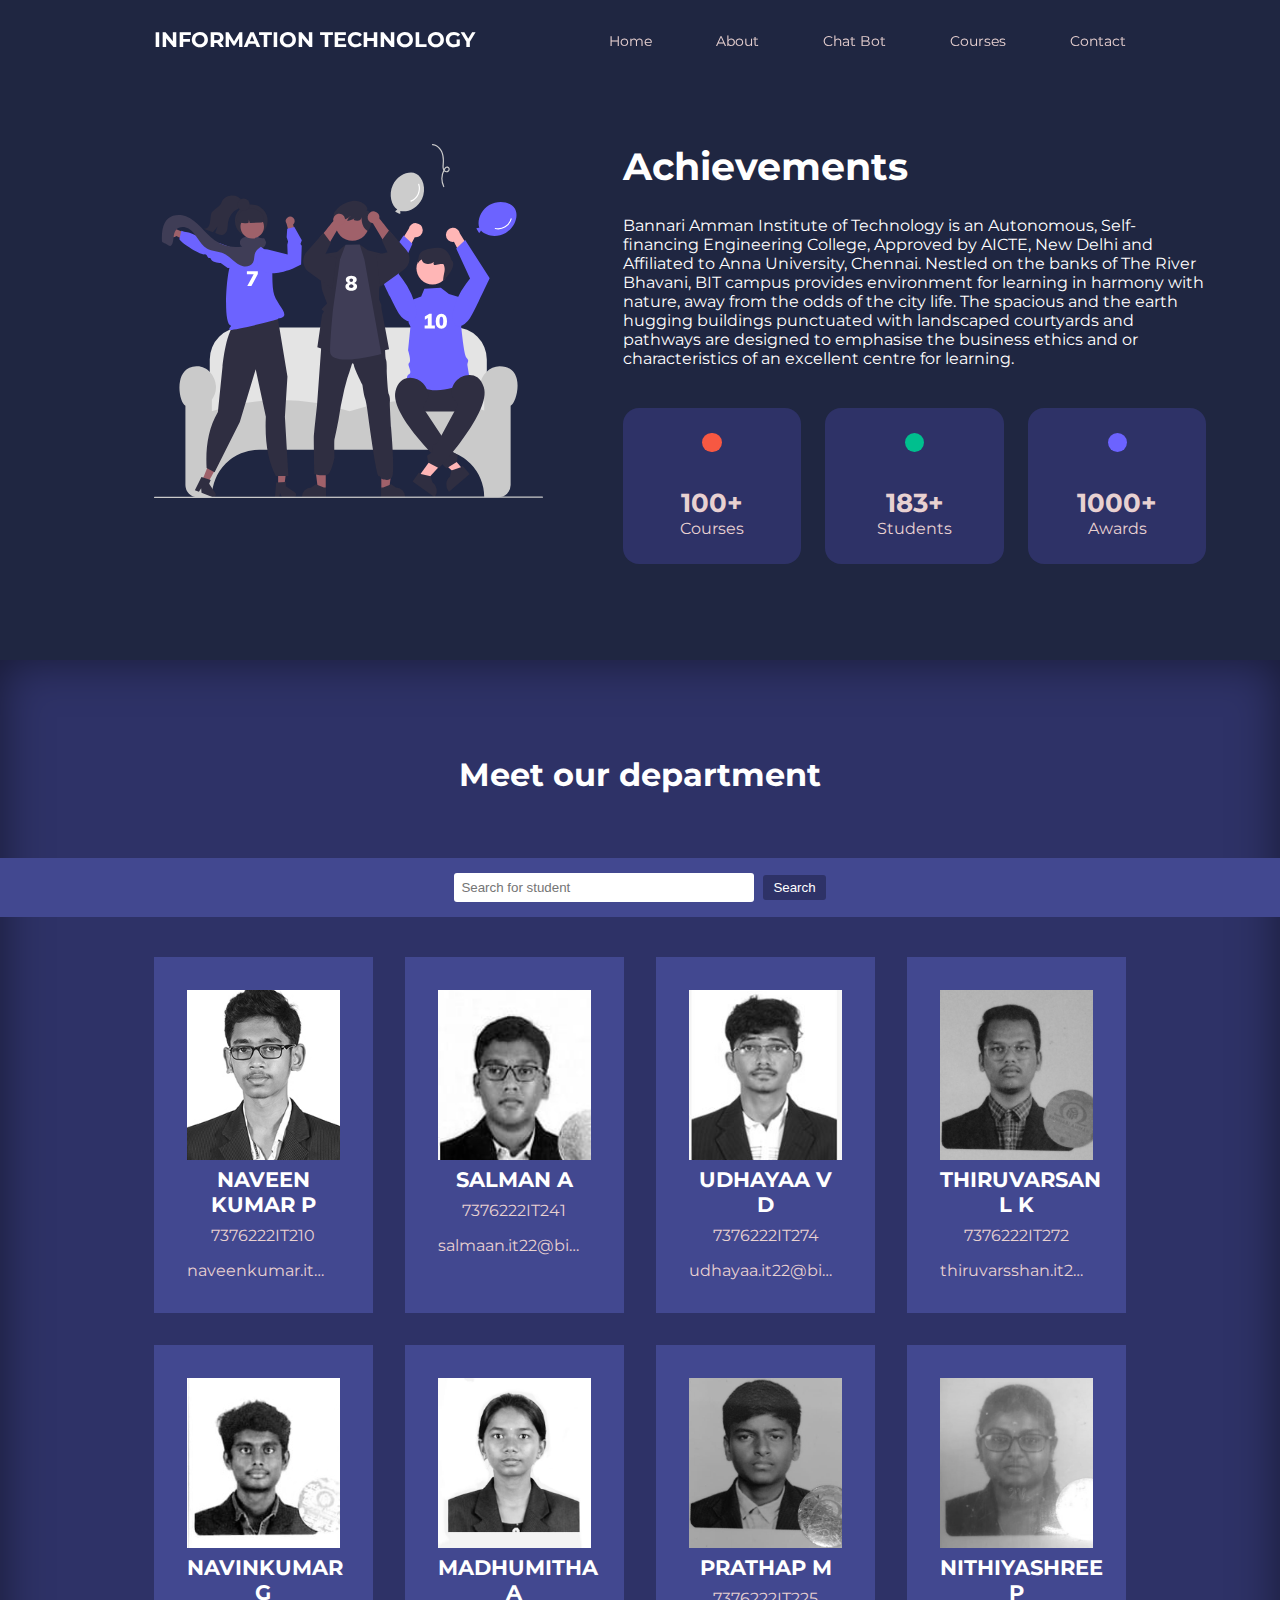
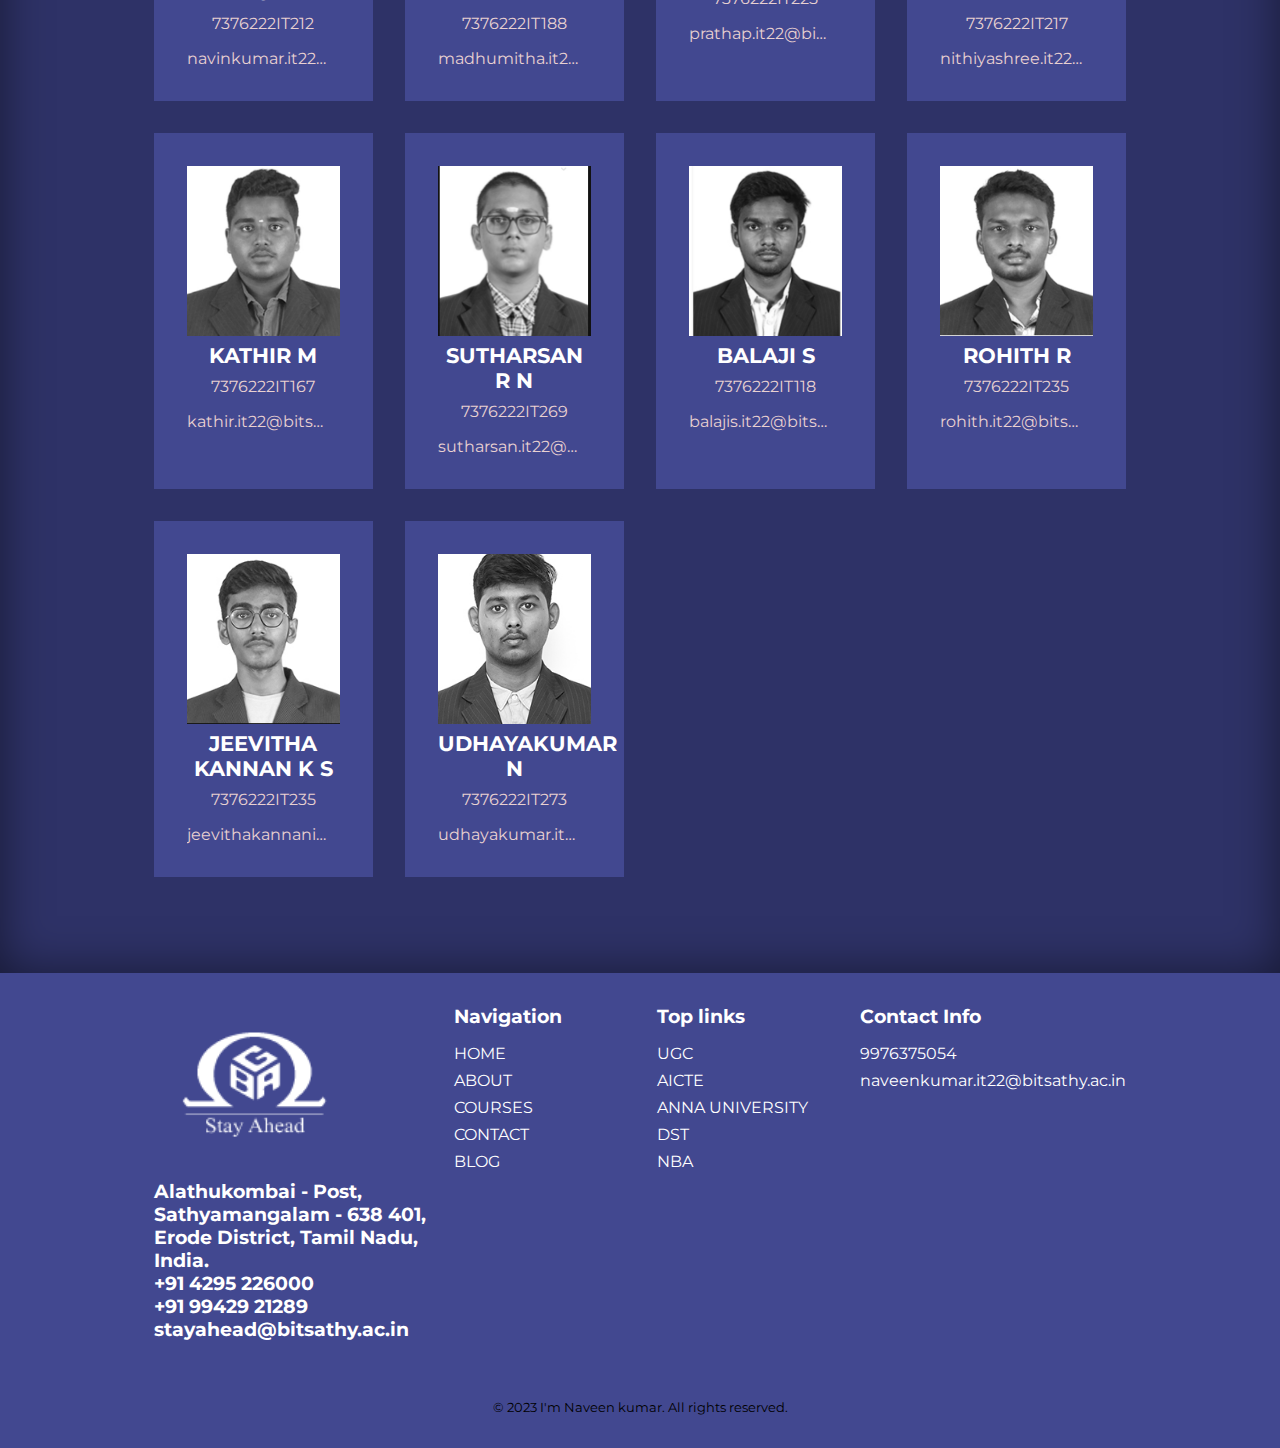
<file: about.html>
<!DOCTYPE html>
<html lang="en">
<head>
    <meta charset="UTF-8">
    <meta http-equiv="X-UA-Compatible" content="IE=edge">
    <meta name="viewport" content="width=device-width, initial-scale=1.0">
    <title> 
        naveenkumar
    </title>
    <link rel="stylesheet" href="https://unicons.iconscout.com/release/v4.0.8/css/line.css">

    <link rel="preconnect" href="https://fonts.googleapis.com">
    <link rel="preconnect" href="https://fonts.gstatic.com" crossorigin>
    <link href="https://fonts.googleapis.com/css2?family=Montserrat:wght@300;400;500;600;700;800;900&display=swap" rel="stylesheet">

    <link rel="stylesheet" href="./css/style.css" >
    <link rel="stylesheet" href="./css/about.css" >
   
    <script src="https://code.jquery.com/jquery-3.6.0.min.js"></script>
</head>
<body>
    <nav>
        <div class="container nav__container">
            <h4>INFORMATION TECHNOLOGY</h4>
            <ul class="nav__menu">
                <li><a href="index.html">Home</a></li>
                <li><a href="about.html">About</a></li>
                <li><a href="chatbot.html">Chat Bot</a></li>
                <li><a href="courses.html">Courses</a></li>
                <li><a href="contact.html">Contact</a></li>
            </ul>
            <button id="open-menu-btn"><i class="uil uil-bars"></i></button>
            <button id="close-menu-btn"><i class="uil uil-multiply"></i></button>
            
        </div>
    </nav>
     <section class="about__achievements">
        <div class="container about__achievements-container">
            <div class="about__achievements-left">
                <img src="./images/about achievements.svg">
            </div>
            <div class="about__achievements-right">
                <h1>Achievements</h1>
                <p>Bannari Amman Institute of Technology is an Autonomous, Self-financing Engineering College, Approved by AICTE, New Delhi and Affiliated to Anna University, Chennai. Nestled on the banks of The River Bhavani, BIT campus provides environment for learning in harmony with nature, away from the odds of the city life. The spacious and the earth hugging buildings punctuated with landscaped courtyards and pathways are designed to emphasise the business ethics and or characteristics of an excellent centre for learning.
                </p>
                <div class="achievements__cards">
                    <article class="achievement__cards">
                        <a href="./courses.html">
                        <span class="achievement__icon"><i class="uil uil-video"></i></span>
                        <h3>100+</h3>
                        <P>Courses</P></a>
                    </article>

                    <article class="achievement__cards">
                        <a href="#team1">
                        <span class="achievement__icon"><i class="uil uil-users-alt"></i></span>
                        <h3>183+</h3>
                        <P>Students</P>
                        </a>
                    </article>
                    
                    <article class="achievement__cards">
                        <a target="_blank" href="https://www.bitsathy.ac.in/achievement/">
                        <span class="achievement__icon"><i class="uil uil-trophy"></i></span>
                        <h3>1000+</h3>
                        <P>Awards</P>
                        </a>
                    </article>
                </div>
            </div>
        </div>
     </section>
     <!===============================achivenments==================================>

    <section class="team" id="team1">
        <h2>Meet our department</h2>
        <div class="search_name">
            <div class="searchbar">
                <input type="text" id="name-search" placeholder="Search for student">
                <button id="search_button">Search</button>
            </div>
        </div>
        <div class="container team__container">
            <article class="team__member">
                <div class="team__member-image">
                    <img src="./images/naveenkumar.png">
                </div>
                <div class="team__member-info">
                    <h4>
                        NAVEEN KUMAR P
                    </h4>
                    <p>7376222IT210</p>
                    <div class="email-container">
                    <p id="naveenkumar-email" class="email">naveenkumar.it22@bitsathy.ac.in</p>
                    <a onclick="copyEmail('naveenkumar-email')"><i class="uil uil-copy"></i></i></a>
                    </div>
                    <div class="team__member-social">
                        <P>SPECIAL LAB</P>
                        <p>SLB031</p>
                    </div>
                </div>
            </article>

            <article class="team__member">
                <div class="team__member-image">
                    <img src="./images/salman.jpg">
                </div>
                <div class="team__member-info">
                    <h4>
                        SALMAN A
                    </h4>
                    <p>7376222IT241</p>
                    <div class="email-container">
                        <p id="salman-email" class="email">salmaan.it22@bitsathy.ac.in</p>
                        <a onclick="copyEmail('salman-email')"><i class="uil uil-copy"></i></i></a>
                        </div>
                    <div class="team__member-social">
                        <P>SPECIAL LAB</P>
                        <p>SLB031</p>
                    </div>
                </div>
            </article>

            <article class="team__member">
                <div class="team__member-image">
                    <img src="./images/udhayaa .jpg">
                </div>
                <div class="team__member-info">
                    <h4>
                        UDHAYAA V D
                    </h4>
                    <p>7376222IT274</p>
                    <div class="email-container">
                    <p id="udhayaa-email" class="email">udhayaa.it22@bitsathy.ac.in</p>
                    <a onclick="copyEmail('udhayaa-email')"><i class="uil uil-copy"></i></i></a>
                    </div>
                    <div class="team__member-social">
                        <P>SPECIAL LAB</P>
                        <p>SLB031</p>
                    </div>
                </div>
            </article>

            <article class="team__member">
                <div class="team__member-image">
                    <img src="./images/thiru.jpg">
                </div>
                <div class="team__member-info">
                    <h4>
                        THIRUVARSAN L K
                    </h4>
                    <p>7376222IT272</p>
                    <div class="email-container">
                        <p id="thiruvarsan-email" class="email">thiruvarsshan.it22@bitsathy.ac.in</p>
                        <a onclick="copyEmail('thiruvarsan-email')"><i class="uil uil-copy"></i></i></a>
                        </div>
                        <div class="team__member-social">
                            <P>SPECIAL LAB</P>
                            <p>SLB031</p>
                        </div>
                </div>
            </article>

            <article class="team__member">
                <div class="team__member-image">
                    <img src="./images/navin.jpg">
                </div>
                <div class="team__member-info">
                    <h4>
                        NAVINKUMAR G 
                    </h4>
                    <p>7376222IT212</p>
                    <div class="email-container">
                        <p id="navinkumar-email" class="email">navinkumar.it22@bitsathy.ac.in</p>
                        <a onclick="copyEmail('navinkumar-email')"><i class="uil uil-copy"></i></i></a>
                        </div>
                        <div class="team__member-social">
                            <P>SPECIAL LAB</P>
                            <p>SLB031</p>
                        </div>
                </div>
            </article>

            <article class="team__member">
                <div class="team__member-image">
                    <img src="./images/madhumita.jpg">
                </div>
                <div class="team__member-info">
                    <h4>
                        MADHUMITHA A
                    </h4>
                    <p>7376222IT188</p>
                    <div class="email-container">
                        <p id="madhumita-email" class="email">madhumitha.it22@bitsathy.ac.in</p>
                        <a onclick="copyEmail('madhumita-email')"><i class="uil uil-copy"></i></i></a>
                        </div>
                        <div class="team__member-social">
                            <P>SPECIAL LAB</P>
                            <p>SLB008</p>
                        </div>
                </div>
            </article>

            <article class="team__member">
                <div class="team__member-image">
                    <img src="./images/prathap.jpg">
                </div>
                <div class="team__member-info">
                    <h4>
                       PRATHAP M
                    </h4>
                    <p>7376222IT225</p>
                    <div class="email-container">
                        <p id="prathap-email" class="email">prathap.it22@bitsathy.ac.in</p>
                        <a onclick="copyEmail('prathap-email')"><i class="uil uil-copy"></i></i></a>
                        </div>
                        <div class="team__member-social">
                            <P>SPECIAL LAB</P>
                            <p>SLB066</p>
                        </div>
                </div>
            </article>

            <article class="team__member">
                <div class="team__member-image">
                    <img src="./images/nithiya.jpg">
                </div>
                <div class="team__member-info">
                    <h4>
                        NITHIYASHREE P
                    </h4>
                    <p>7376222IT217</p>
                    <div class="email-container">
                        <p id="nithiyashree-email" class="email">nithiyashree.it22@bitsathy.ac.in</p>
                        <a onclick="copyEmail('nithiyashree-email')"><i class="uil uil-copy"></i></i></a>
                        </div>
                        <div class="team__member-social">
                            <P>SPECIAL LAB</P>
                            <p>SLB066</p>
                        </div>
                </div>
            </article>
        
        <article class="team__member">
            <div class="team__member-image">
                <img src="./images/KATHIR.jpg">
            </div>
            <div class="team__member-info">
                <h4>
                    KATHIR M
                </h4>
                <p>7376222IT167</p>
                <div class="email-container">
                    <p id="kathir-email" class="email">kathir.it22@bitsathy.ac.in</p>
                    <a onclick="copyEmail('kathir-email')"><i class="uil uil-copy"></i></i></a>
                    </div>
                    <div class="team__member-social">
                        <P>SPECIAL LAB</P>
                        <p>SLB055</p>
                    </div>
            </div>
        </article>
        
        <article class="team__member">
            <div class="team__member-image">
                <img src="./images/SUSAN.jpg">
            </div>
            <div class="team__member-info">
                <h4>
                    SUTHARSAN R N
                </h4>
                <p>7376222IT269</p>
                <div class="email-container">
                    <p id="sutharsan-email" class="email">sutharsan.it22@bitsathy.ac.in</p>
                    <a onclick="copyEmail('sutharsan-email')"><i class="uil uil-copy"></i></i></a>
                    </div>
                    <div class="team__member-social">
                        <P>SPECIAL LAB</P>
                        <p>SLB066</p>
                    </div>
            </div>
        </article>
       
        <article class="team__member">
            <div class="team__member-image">
                <img src="./images/BALAJI S.jpg">
            </div>
            <div class="team__member-info">
                <h4>
                    BALAJI S
                </h4>
                <p>7376222IT118</p>
                <div class="email-container">
                    <p id="balajis-email" class="email">balajis.it22@bitsathy.ac.in</p>
                    <a onclick="copyEmail('balajis-email')"><i class="uil uil-copy"></i></i></a>
                    </div>
                    <div class="team__member-social">
                        <P>SPECIAL LAB</P>
                        <p>SLB066</p>
                    </div>
            </div>
        </article>

        <article class="team__member">
            <div class="team__member-image">
                <img src="./images/rohit.jpg">
            </div>
            <div class="team__member-info">
                <h4>
                    ROHITH R
                </h4>
                <p>7376222IT235</p>
                <div class="email-container">
                    <p id="rohith-email" class="email">rohith.it22@bitsathy.ac.in</p>
                    <a onclick="copyEmail('rohith-email')"><i class="uil uil-copy"></i></i></a>
                    </div>
                    <div class="team__member-social">
                        <P>SPECIAL LAB</P>
                        <p>SLB072</p>
                    </div>
            </div>
        </article>

        <article class="team__member">
            <div class="team__member-image">
                <img src="./images/jeeva.png">
            </div>
            <div class="team__member-info">
                <h4>
                    JEEVITHA KANNAN K S
                </h4>
                <p>7376222IT235</p>
                <div class="email-container">
                    <p id="jeeva-email" class="email">jeevithakannanit22@bitsathy.ac.in</p>
                    <a onclick="copyEmail('jeeva-email')"><i class="uil uil-copy"></i></i></a>
                    </div>
                    <div class="team__member-social">
                        <P>SPECIAL LAB</P>
                        <p>SLB031</p>
                    </div>
            </div>
        </article>

        <article class="team__member">
            <div class="team__member-image">
                <img src="./images/udhayakumar.png">
            </div>
            <div class="team__member-info">
                <h4>
                    UDHAYAKUMAR N
                </h4>
                <p>7376222IT273</p>
                <div class="email-container">
                    <p id="udhayakumar-email" class="email">udhayakumar.it22@bitsathy.ac.in</p>
                    <a onclick="copyEmail('udhayakumar-email')"><i class="uil uil-copy"></i></i></a>
                    </div>
                    <div class="team__member-social">
                        <P>SPECIAL LAB</P>
                        <p>SLB056</p>
                    </div>
            </div>
        </article>


        </div>
    </section> 


    
    

    <!===============================team===========================>



    <footer class="footer">
        <div class="container footer__container">
          <div class="footer__1">
            <img class="img_logo" src="./images/logo2.png" alt="Logo">
        <h4>Alathukombai - Post,
                Sathyamangalam - 638 401,
                Erode District, Tamil Nadu, India.<br>
                
                +91 4295 226000<br>
                +91 99429 21289<br>
                stayahead@bitsathy.ac.in</h4>
          </div>  
      
          <div class="footer__2">
            <h4>Navigation</h4>
            <ul class="permalinks">
              <li><a href="index.html">HOME</a></li>
              <li><a href="about.html">ABOUT</a></li>
              <li><a href="courses.html">COURSES</a></li>
              <li><a href="contact.html">CONTACT</a></li>
              <li><a target="_blank" href="https://www.bitsathy.ac.in/blog/">BLOG</a></li> 
            </ul>
          </div>
          
          <div class="footer__3">
            <h4>Top links</h4>
            <ul class="permalinks">
              <li><a target="_blank" href="https://www.ugc.gov.in/">UGC</a></li>
              <li><a target="_blank" href="https://www.aicte-india.org/">AICTE</a></li>
              <li><a target="_blank" href="https://www.annauniv.edu/">ANNA UNIVERSITY</a></li>
              <li><a target="_blank" href="https://dst.gov.in/">DST</a></li>
              <li><a target="_blank" href="https://www.nbaind.org/">NBA</a></li>
            </ul>
          </div>
      
          <div class="footer__4">
            <h4>Contact Info</h4>
            <p>9976375054</p>
            <p>naveenkumar.it22@bitsathy.ac.in</p>
            <ul class="footer__socials">
              <li>
                <a target="_blank" href="https://www.facebook.com/profile.php?id=100081126684139"><i class="uil uil-facebook"></i></a>
              </li>
              <li>
                <a target="_blank" href="https://twitter.com/i/flow/login"><i class="uil uil-twitter"></i></a>
              </li>
              <li>
                <a target="_blank" href="https://www.instagram.com/naveenkumar.2327/"><i class="uil uil-instagram"></i></a>
              </li>
              <li>
                <a target="_blank" href="https://www.linkedin.com/"><i class="uil uil-linkedin-alt"></i></a>
              </li>
              <li>
                <a target="_blank" href="https://www.youtube.com/"><i class="uil uil-youtube"></i></a> <!-- Added YouTube link -->
              </li>
            </ul>
          </div>
      
        </div>
        <div class="footer__copyright">
          <small>&copy; 2023 I'm Naveen kumar. All rights reserved.</small>
        </div>
      </footer>
      <script src="./js/main.js"></script>

      <script src="https://code.jquery.com/jquery-3.6.0.min.js"></script>

</body>
</html>
</file>
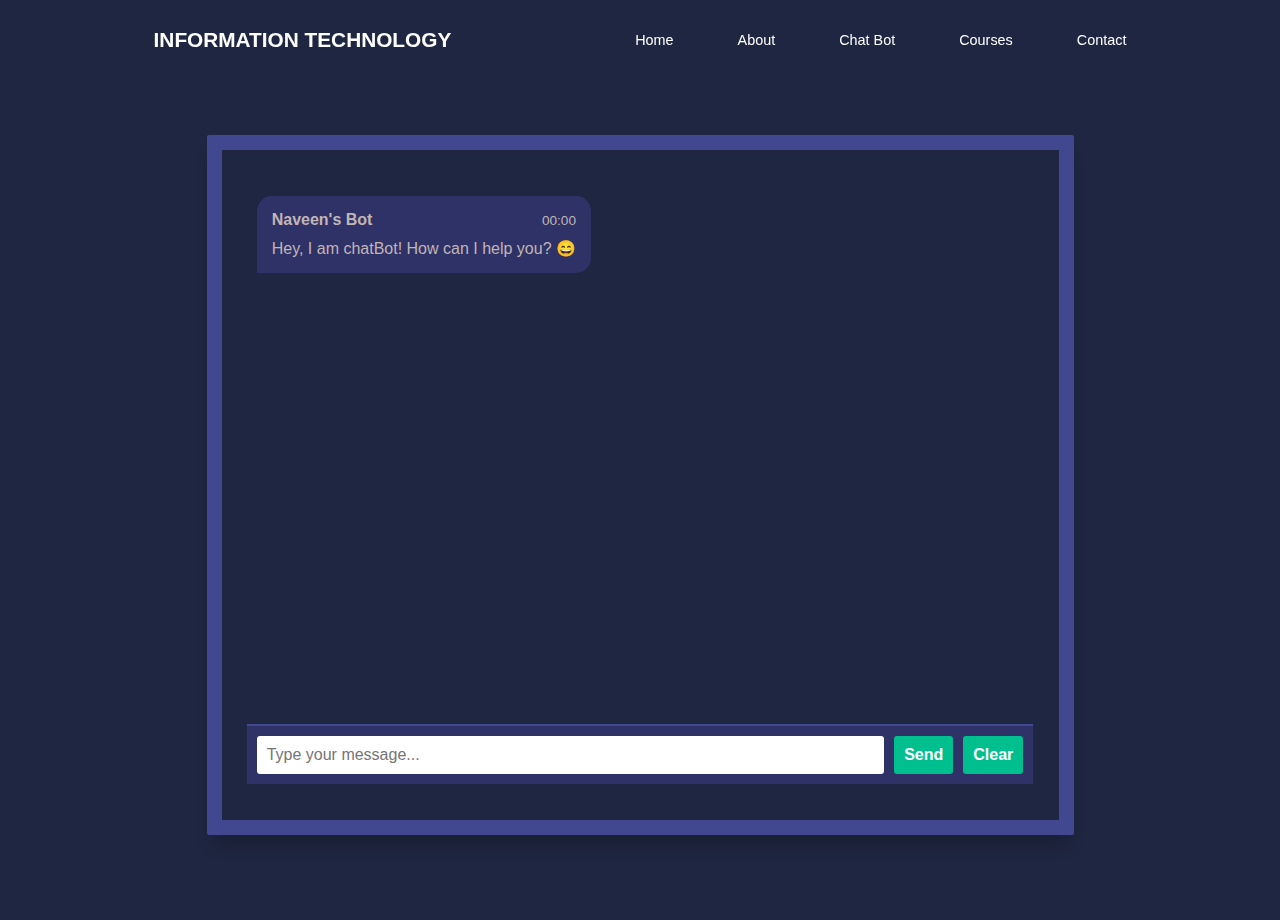
<file: chatbot.html>
<!DOCTYPE html>
<html lang="en">
<head>
    <meta charset="UTF-8">
    <meta http-equiv="X-UA-Compatible" content="IE=edge">
    <meta name="viewport" content="width=device-width, initial-scale=1.0">
    <title> 
        NAVEENKUMAR
    </title>
    <link rel="stylesheet" href="https://unicons.iconscout.com/release/v4.0.8/css/line.css">

    <link rel="preconnect" href="https://fonts.googleapis.com">
    <link rel="preconnect" href="https://fonts.gstatic.com" crossorigin>
    <link href="https://fonts.googleapis.com/css2?family=Montserrat:wght@300;400;500;600;700;800;900&display=swap" rel="stylesheet">

    <link
  rel="stylesheet"
  href="https://cdn.jsdelivr.net/npm/swiper@10/swiper-bundle.min.css"
/>
<link href="css/style.css" rel="stylesheet">
<link href="css/chatbot.css" rel="stylesheet">

</head>


<body>
    <nav>
        <div class="container nav__container">
            <h4>INFORMATION TECHNOLOGY</h4>
            <ul class="nav__menu">
                <li><a href="index.html">Home</a></li>
                <li><a href="about.html">About</a></li>
                <li><a href="chatbot.html">Chat Bot</a></li>
                <li><a href="courses.html">Courses</a></li>
                <li><a href="contact.html">Contact</a></li>
            </ul>
            <button id="open-menu-btn"><i class="uil uil-bars"></i></button>
            <button id="close-menu-btn"><i class="uil uil-multiply"></i></button>
            
        </div>
    </nav>

  <section class="msger">
    
      <div  class="msger-header-title">
        <a href=""><i class="fas fa-times" style="right: 0; position: relative; display: block; float: right;"></i></a>
      </div>
    <main class="msger-chat" id="chatContainer">
    <div class="chat-container">
      <div class="msg left-msg">
        <div class="msg-bubble">
          <div class="msg-info">
            <div class="msg-info-name">Naveen's Bot</div>
            <div class="msg-info-time">00:00</div>
          </div>
          <div class="msg-text">
            Hey, I am chatBot! How can I help you? 😄
          </div>
        </div>
      </div>
    </div>
    </main>
    <form class="msger-inputarea">
        <input type="text" class="msger-input" id="textInput" placeholder="Type your message...">
        <button type="submit" class="msger-send-btn"  id="sendBtn">Send</button>
        <button type="button" class="msger-send-btn" id="clearBtn">Clear</button>

      </form>
  </section>

  <script>
  
  
  </script>
   <script src="./js/main.js"></script>
   <script src="./js/chatbot.js"></script>
</body>
</html>
</file>
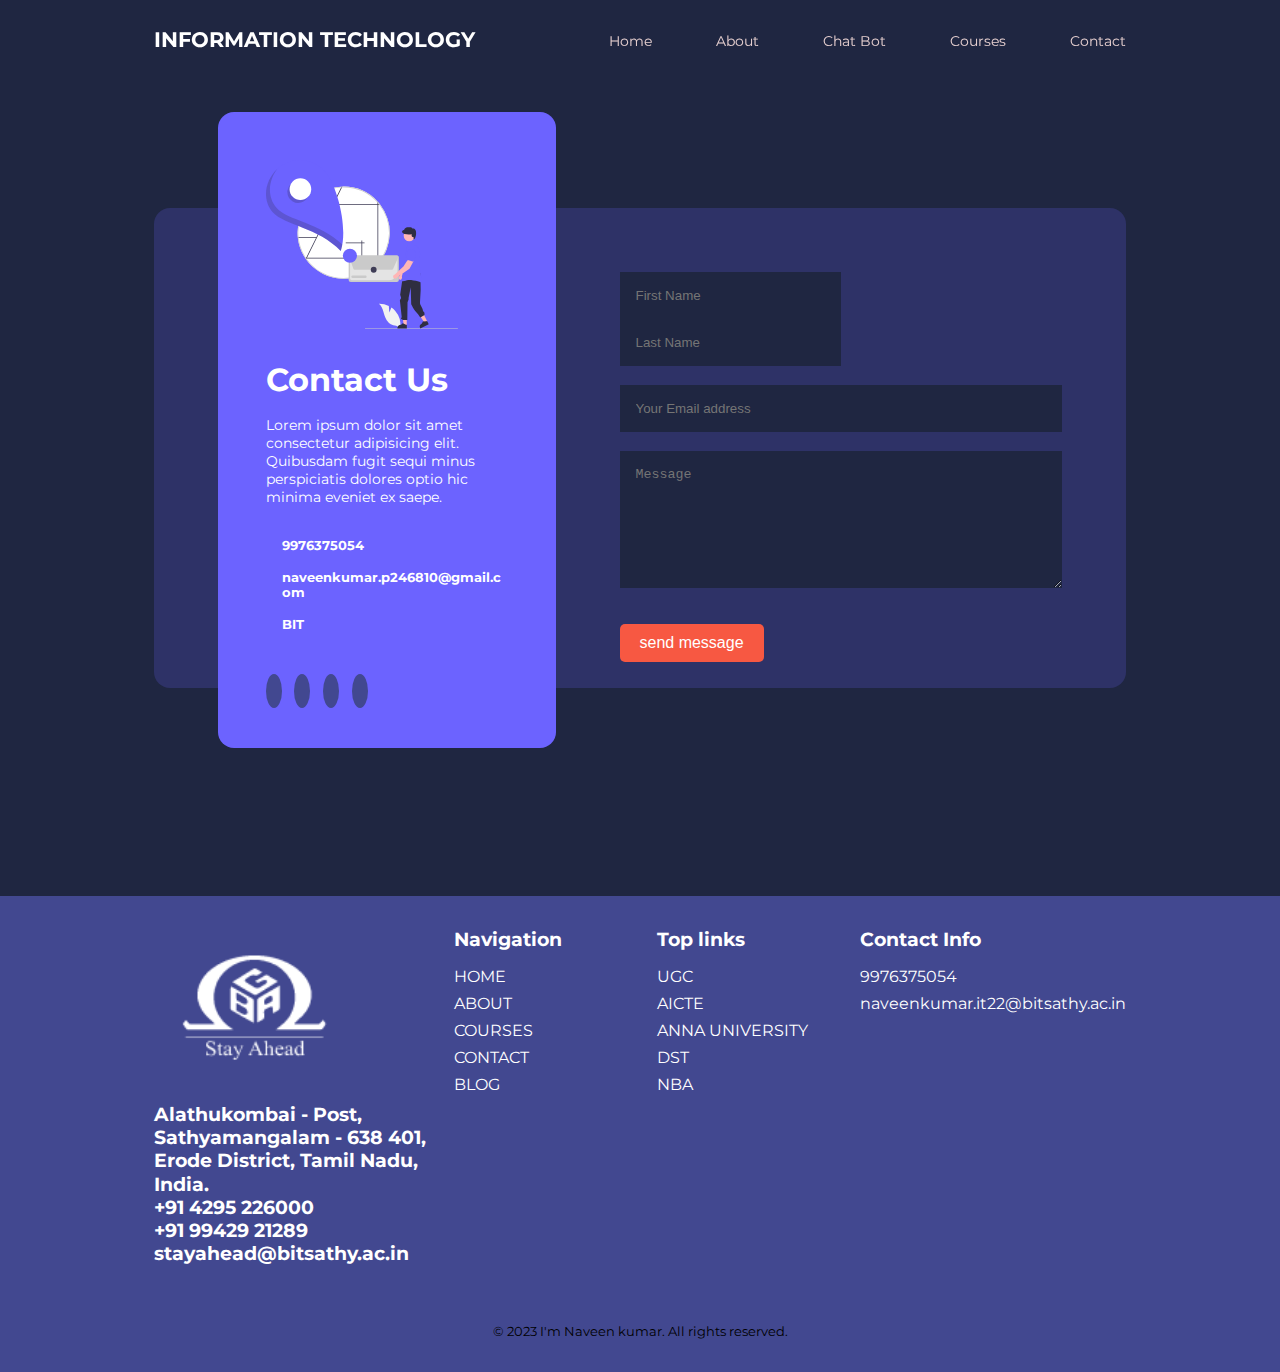
<file: contact.html>
<!DOCTYPE html>
<html lang="en">
<head>
   <head>
    <meta charset="UTF-8">
    <meta http-equiv="X-UA-Compatible" content="IE=edge">
    <meta name="viewport" content="width=device-width, initial-scale=1.0">
    <title> 
        NAVEENKUMAR 
    </title>
    <link rel="stylesheet" href="https://unicons.iconscout.com/release/v4.0.8/css/line.css">

    <link rel="preconnect" href="https://fonts.googleapis.com">
    <link rel="preconnect" href="https://fonts.gstatic.com" crossorigin>
    <link href="https://fonts.googleapis.com/css2?family=Montserrat:wght@300;400;500;600;700;800;900&display=swap" rel="stylesheet">

    <link rel="stylesheet" href="./css/style.css" >
    <link rel="stylesheet" href="./css/about.css" >
    <link rel="stylesheet" href="./css/contact.css" >
   
</head>
<body>
    <nav>
        <div class="container nav__container">
            <h4>INFORMATION TECHNOLOGY</h4>
            <ul class="nav__menu">
              <li><a href="index.html">Home</a></li>
              <li><a href="about.html">About</a></li>
              <li><a href="chatbot.html">Chat Bot</a></li>
              <li><a href="courses.html">Courses</a></li>
              <li><a href="contact.html">Contact</a></li>
            </ul>
            <button id="open-menu-btn"><i class="uil uil-bars"></i></button>
            <button id="close-menu-btn"><i class="uil uil-multiply"></i></button>
            
        </div>
    </nav>





<section class="contact">
    <div class="container contact__container">
        <aside class="contact__aside">
            <div class="aside__image">
                <img src="./images/contact.svg">
            </div>
            <h2>
                Contact Us
            </h2>
            <p>
                Lorem ipsum dolor sit amet consectetur adipisicing elit. Quibusdam fugit sequi minus perspiciatis dolores optio hic minima eveniet ex saepe.
            </p>
            <ul class="contact__details">
                <li>
                    <i class="uil uil-phone-times"></i>
                    <h5>9976375054</h5>
                </li>
                <li>
                    <i class="uil uil-envelope"></i>
                    <h5>naveenkumar.p246810@gmail.com</h5>
                </li>
                <li>
                    <i class="uil uil-location-point"></i>
                    <h5>BIT</h5>
                </li> 
                
            </ul>
            <ul class="contact__socials">
                <li>
                    <a  target="_blank" href="https://www.facebook.com/campaign/landing.php?&campaign_id=15316858002&extra_1=s%7Cc%7C563139538277%7Cb%7Cfacebook%20%27%7C&placement=&creative=563139538277&keyword=facebook%20%27&partner_id=googlesem&extra_2=campaignid%3D15316858002%26adgroupid%3D130780223675%26matchtype%3Db%26network%3Dg%26source%3Dnotmobile%26search_or_content%3Ds%26device%3Dc%26devicemodel%3D%26adposition%3D%26target%3D%26targetid%3Dkwd-327195741349%26loc_physical_ms%3D1007811%26loc_interest_ms%3D%26feeditemid%3D%26param1%3D%26param2%3D&gclid=CjwKCAjwhJukBhBPEiwAniIcNUGzLW_BKJr8micuuA6fGgYfYp2meqKorxJGiovyUyVzWG5lUvxNyRoCUxIQAvD_BwE"><i class="uil uil-facebook"></i></a>
                 </li>
                 <li>
                    <a  target="_blank" href="https://twitter.com/i/flow/login"><i class="uil uil-twitter"></i></a>
                 </li>
                 <li>
                    <a target="_blank" href="https://www.instagram.com/naveenkumar.2327/"><i class="uil uil-instagram"></i></a>
                 </li>
                 <li>
                    <a  target="_blank" href="https://www.linkedin.com/"><i class="uil uil-linkedin-alt"></i></a>
                 </li>
    
                 </ul>
            </ul>
        </aside>



        <form action="https://formspree.io/f/moqzggqb"  method="POST" class="contact__form" >
            <div class="from__name">
                <input type="text" name="First Name" placeholder="First Name" required>
                <input type="text" name="Last Name" placeholder="Last Name" required>
            </div>
            <input type="email" name="Email Address" placeholder="Your Email address" required>
            <textarea name="Message" rows="7" placeholder="Message"required></textarea>
            <button type="submit" class="btn btn-primary">send message</button>
             
        </form>

    </div>
</section>

















<footer class="footer">
    <div class="container footer__container">
      <div class="footer__1">
        <img class="img_logo" src="./images/logo2.png" alt="Logo">
    <h4>Alathukombai - Post,
            Sathyamangalam - 638 401,
            Erode District, Tamil Nadu, India.<br>
            
            +91 4295 226000<br>
            +91 99429 21289<br>
            stayahead@bitsathy.ac.in</h4>
      </div>  
  
      <div class="footer__2">
        <h4>Navigation</h4>
        <ul class="permalinks">
          <li><a href="index.html">HOME</a></li>
          <li><a href="about.html">ABOUT</a></li>
          <li><a href="courses.html">COURSES</a></li>
          <li><a href="contact.html">CONTACT</a></li>
          <li><a target="_blank" href="https://www.bitsathy.ac.in/blog/">BLOG</a></li> 
        </ul>
      </div>
      
      <div class="footer__3">
        <h4>Top links</h4>
        <ul class="permalinks">
          <li><a target="_blank" href="https://www.ugc.gov.in/">UGC</a></li>
          <li><a target="_blank" href="https://www.aicte-india.org/">AICTE</a></li>
          <li><a target="_blank" href="https://www.annauniv.edu/">ANNA UNIVERSITY</a></li>
          <li><a target="_blank" href="https://dst.gov.in/">DST</a></li>
          <li><a target="_blank" href="https://www.nbaind.org/">NBA</a></li>
        </ul>
      </div>
  
      <div class="footer__4">
        <h4>Contact Info</h4>
        <p>9976375054</p>
        <p>naveenkumar.it22@bitsathy.ac.in</p>
        <ul class="footer__socials">
          <li>
            <a target="_blank" href="https://www.facebook.com/profile.php?id=100081126684139"><i class="uil uil-facebook"></i></a>
          </li>
          <li>
            <a target="_blank" href="https://twitter.com/i/flow/login"><i class="uil uil-twitter"></i></a>
          </li>
          <li>
            <a target="_blank" href="https://www.instagram.com/naveenkumar.2327/"><i class="uil uil-instagram"></i></a>
          </li>
          <li>
            <a target="_blank" href="https://www.linkedin.com/"><i class="uil uil-linkedin-alt"></i></a>
          </li>
          <li>
            <a target="_blank" href="https://www.youtube.com/"><i class="uil uil-youtube"></i></a>
          </li>
        </ul>
      </div>
  
    </div>
    <div class="footer__copyright">
      <small>&copy; 2023 I'm Naveen kumar. All rights reserved.</small>
    </div>
  </footer>
  <script src="./js/main.js"></script>

 
</body>
</html>
</file>
<file: css/style.css>
html{
    scroll-behavior: smooth;
}

 * {
     margin: 0;
     padding: 0;
     border: 0;
     outline: 0;
     text-decoration: none;
     list-style: none;
     box-sizing: border-box;
   }

   :root{
      --color-primary: #6c63ff;
      --color-success: #00bf8e;
      --color-warning: #f7c94b;
      --color-danger: #f75842;
      --color-danger-variant: #342e12;
      --color-white: #fff;
      --color-light: #e8d1d1;
      --color-black: #000;
      --color-bg: #1f2641;
      --color-bg1: #2e3267;
      --color-bg2: #424890;

      --container-width-lg: 76%;
      --container-width-md: 90%;
      --container-width-sm: 94%;

      --transition: all 400ms ease;

   }

   body {
    font-family: "Montserrat",sans-serif ;
    list-style: 1.7;
    color: var(--color-white);
    background: var(--color-bg); 
   }

   .container {
    width: var(--container-width-lg);
    margin: 0 auto;
   }

   section{
    padding: 6rem 0;
   }

   section h2 {
    text-align: center;
    margin-bottom: 4rem;
   }

   h1,h2,h3,h4,h5 {
    line-height: 1.2;
   }

   h1{
    font-size: 2.4rem;
   }

   h2{
    font-size: 2rem;
   }

   h3{
    font-size: 1.6rem;
   }

   h4{
    font-size: 1.3rem;
   }

   a{
    color:var(--color-white);
   }

   img{
    width: 100%;
    display: block;
    object-fit: cover;

   }

   .btn{
    display: inline-block;
    background: var(--color-danger);
    color: var(--color-white);
    padding: 1rem 2rem;
    border: 1px solid transparent;
    font-weight: 500;
   }

   .btn:hover{
    background: transparent;
    color: var(--color-white);
    border-color:var(--color-white) ;
    }

    .btn-primary{
        background: var(--color-danger);
        color: var(--color-white);
        padding: 10px 20px;
        border: none;
        border-radius: 5px;
        font-size: 16px;
      }

      .outer-box{
        background-color: var(--color-bg1);
      padding: 20px;
      box-shadow: #0e0d0d;
      width: auto;
      border: 2px solid var(--color-primary);
      border-radius: 2px;
      display: inline-block; 
      text-align: center;
      }
    

    nav{
        background: transparent ;
        width: 100vw;
        height: 5rem;
        position: fixed;
        top:0;
        z-index: 11;

    }

    .window-scroll{
        background: var(--color-primary);
        box-shadow: 0 1rem 2rem rgba(0, 0,0,0.2);
    }

    .nav__container  {
        height: 100%;
        display: flex;
        justify-content: space-between;
        align-items: center;
    }

    nav button{
        display: none;
    }
    .nav__menu{
        display: flex;
        align-items: center ;
        gap: 4rem ;
    }
    
    .nav__menu a{
        font-size: 0.9rem;
        transition:var(--transition);
    }
    
    .nav__menu a:hover {
        color: var(--color-bg2);
    }
    
    
    /* ============== HEADER =========================== */
    header{
        position: relative;
        top: 5rem ;
        overflow: hidden;
        height: 70vh;
        margin-bottom: 5rem ;
    
    }
    
    .header__container {
        display: grid ;
        grid-template-columns: 1fr 1fr;
        align-items: center;
        gap: 5rem;
        height: 100%;
    }
    
    .header__left p{
        margin: 1rem 0 2.4rem;
    }
    /* ============== CATEGORIES =========================== */
    .reward{
          width : 320% ;
        height : 620px ; 
        padding: 30px;
        background-color: var(--color-bg2);
    }
    
    .categories{
        background-color: var(--color-bg1);
        height: 32rem;
    }
    .categories h1{
        line-height: 1;
        margin-bottom: 3rem;
    
    }
    
    .categories__container {
        display: grid;
        grid-template-columns: 40% 60%;
    }
    
    .categories__left {
        margin-right: 4rem;
    }
    
    .categories__left p{
        margin:  1rem 0 3rem;
    }
    .categories__right{
        display: grid;
        grid-template-columns:repeat(3, 1fr);
        gap: 1.2rem;
    }
    .category {
        background-color: var(--color-bg2);
        padding:2rem;
        border-radius: 2rem;
        transition: var(--transition);
    }
    .category:hover {
        box-shadow: 3 3rem 3rem rgba(0, 0,0,0.3);
        z-index: 1;
    }
    .category:nth-child(2).categories__icon{
        background: var(--color-danger);

    }
    .category:nth-child(1).categories__icon{
        background: var(--color-success);
        
    }
    .category:nth-child(3).categories__icon{
        background: var(--color-warning);
        
    }
    .category:nth-child(6).categories__icon{
        background: var(--color-bg1);
        
    }
    .category:nth-child(5).categories__icon{
        background: var(--color-light);
        
    }
    .category:nth-child(4).categories__icon{
        background: var(--color-primary);
        
    }
    
    .categories__icon{
        background:var(--color-primary) ;
        padding: 0.7rem;
        border-radius: 0.9rem;
    }
    .category h5{
        margin: 2rem 0 1rem;
    }

    .category p {
        font-size: 0.85rem;
    }

    .courses {
        text-align: center;
        margin-top: 0rem ;
    }

    .courses__container{
        display: grid;
        grid-template-columns: repeat(3,1fr);
        gap: 2rem;
    }

    .course {
        background: var(--color-bg1);
        text-align: center;
        border: 1px solid  transparent;
        transition: var(--transition);
    }

    .course:hover {
        background: transparent ;
        border-color: var(--color-primary);
    }
    
    .course__image {
        height:230px;
    }
    .course__info {
        padding: 2rem;
    }

    .course__info p {
        margin: 1.2rem 0 2rem;
        font-size: 0.9rem;
    } 

    .faqs {
        background: var(--color-bg1);
        box-shadow: inset 0 0 3rem rgba(0, 0,0,0.5);
    }

    .faqs__container {
        display: grid;
        grid-template-columns: 1fr 1fr;
        gap: 1rem;
    }

    .faq {
        padding: 2rem;
        display: flex;
        align-items: center;
        gap: 1.4rem;
        height: fit-content;
        background: var(--color-primary);
        cursor: pointer;
    }

    .faq h4 {
        font-size:1rem ;
        line-height: 2.2;
    }

    .faq__icon {
        align-self: flex-start;
        font-size: 1.2rem;
    }

    .faq p {
        margin-top: 0.8rem;
        display: none;
    }

    .faq.open p {
        display:block ;
    }

    .discoures{
        background-color: var(--color-bg1);
        height: auto;
    }

  
    .swiper-container {
        background-color: var(--color-bg1);
        width: 100%;
        height: 60%;
        padding: 20px;
    }

    .testimonils__container {
        overflow-x: hidden;
        text-align: center;
        position: relative;
        margin-bottom: 5rem;
    }

    .testimonial {
        padding-top: 2rem;
    }

    .avatar-H {
        width: 14rem;
        height: 14rem;
        border-radius: 50%;
        overflow: hidden;
        margin: 0 auto 1rem;
        border: 0.8rem solid var(--color-bg1);
    }

    .avatar {
        width: 6rem;
        height: 6rem;
        border-radius: 50%;
        overflow: hidden;
        margin: 0 auto 1rem;
        border: 0.5rem solid var(--color-primary);
    }

    .testimonial__info {
        text-align: center;
    }

    .testimonial__body {
        background: var(--color-primary);
        padding: 4rem;
        margin-top: 2rem;
        height: 5rem;
        position: relative;
        width: 50%;
        margin-left: -25%;
        left: 50%;
    }

    .testimonial__body p {
        align-items: center;
       margin-bottom: 1rem;
    }

    .testimonial__body::before {
        content: "";
        display: block;
        background: linear-gradient(135deg, transparent, var(--color-primary), var(--color-primary), var(--color-primary));
        width: 3rem;
        height: 5rem;
        position: absolute;
        left: calc(50% - 1.5rem);
        top: -1.5rem;
        transform: rotate(45deg);
    }

      
    .footer {
        background-color: var(--color-bg2);
        padding: 2rem 0;
      }
      
      .footer__container {
        display: flex;
        flex-wrap: wrap;
        justify-content: space-between;
        max-width: 1200px;
        margin: 0 auto;
      }
      
      .footer__1 {
        flex-basis: 30%;
        margin-bottom: 1.5rem;
        color: var(--color-white);
      }
      
      .img_logo {
        max-width: 200px;
        height: auto;
        margin-bottom: 1rem;
      }
      
      .footer__1 h4 {
        font-size: 1.2rem;
        font-weight: bold;
      }
      
      .footer__2,
      .footer__3,
      .footer__4 {
        flex-basis: 20%;
        margin-bottom: 1.5rem;
        color: var(--color-white);
      }
      
      .footer__2 h4,
      .footer__3 h4,
      .footer__4 h4 {
        font-size: 1.2rem;
        font-weight: bold;
        margin-bottom: 1rem;
      }
      
      .permalinks {
        list-style: none;
        padding: 0;
      }
      
      .permalinks li {
        margin-bottom: 0.5rem;
      }
      
      .permalinks li a {
        color: var(--color-white);
        text-decoration: none;
      }
      
      .footer__4 p {
        margin-bottom: 0.5rem;
      }
      
      .footer__socials {
        display: flex;
        align-items: center;
      }
      
      .footer__socials li {
        margin-right: 1rem;
      }
      
      .footer__socials li:last-child {
        margin-right: 0;
      }
      
      .footer__socials a {
        color: var(--color-white);
        text-decoration: none;
        font-size: 1.2rem;
      }
      
      .footer__copyright {
        text-align: center;
        margin-top: 2rem;
        color: black;
      }
      
      .small_link {
        font-size: 0.8rem;
        color: black;
        text-decoration: none;
      }
      
      .small_link:hover {
        text-decoration: underline;
      }
      

/* =================media==================*/
@media screen and (max-width: 1024px){
    .container {
        width: var(--container-width-md);
    }
    h1{
        font-size: 2.2rem;
    }
    h2 {
        font-size: 1.7rem;
    }
    h3 {
        font-size: 1.4rem;
    }
    h4{
        font-size: 1.2rem;
    }





/*===============navbar================*/
nav button {
    display: inline-block;
    background: transparent;
    font-size: 1.8rem;
    color: var(--color-white);
    cursor: pointer;
}

nav button #close-menu-btn {
    display: none;
}

.nav__menu {
    position: fixed;
    top: 5rem;
    right: 5%;
    height: fit-content;
    width: 18rem;
    flex-direction: column;
    gap: 0;
    display: none;
    transition: opacity 1s ease-in-out;
}


.nav__menu li {
    width: 100%;
    height: 5.8rem;
    animation: animateNavItems 1s linear forwards;
    transform-origin: top right;
}

.nav__menu li a {
    background: var(--color-primary);
    box-shadow: -4rem 6rem 10rem rgba(0, 0, 0, 0.6);
    width: 100%;
    height: 100%;
    display: grid;
    place-items: center;
}


.reward{
    width : 350% ;
    height : 600px ;
}




/*===============================header==================================================*/
header {
    height: 52vh;
    margin-bottom: 4rem;

}

.header__container {
    gap: 0;
    padding-bottom: 3rem;
}

/*============================category==================================================*/

.categories {
    height: auto;

}

.categories h1 {
    text-align: center;
}

.categories__container {
    grid-template-columns: 1fr;
    gap: 3rem;
}

.categories__left {
    margin-right: 0;

}

/*===============================popular course==================================================*/
.course {
    margin-top: 0;

}

.courses__container {
    grid-template-columns: 1fr 1fr ;

}


/*=============================== FAQ==================================================*/
.faqs__container{
    grid-template-columns: 1fr;
}

.faq {
    padding: 1.5rem;
}

/*===============================footer ==================================================*/

.footer__container {
    grid-template-columns: 1fr 1fr ;
}
}
/*===============================media (phones)==================================================*/

@media screen and (max-width: 600px){
.container{
    width: var(--container-width-sm);
}

/*===============================NAVBAR==================================================*/
.nav__menu {
    right: 3%;
}
/*================================header==================================================*/
header {
    height: 100vh;
}

.reward{
    width : 100% ;
    height : 600px ;
}

.header__container{
    grid-template-columns: 1fr;
    text-align: center;
    margin-top: 0;
}

.header__left p {
    margin-bottom: 1.3rem;

}

/*===============================catergories==================================================*/
.categories__right {
    grid-template-columns: 1fr 1fr;
    gap: 0.7rem;
}
.category{
    padding: 1rem;
    border-radius: 1rem;
}

.category__icon {
    margin-top: 4px;
    display: inline-block;
}

/*===============================course==================================================*/
.courses__container{
     grid-template-columns:1fr ;
}

/*===================================testimonial=============================================*/
.testimonial__body {
    padding: 1.2rem;
    height: 60%;
}


.img

/*===============================footer==================================================*/
.footer__container {
    flex-direction: column;
    align-items: center;
  }

  .footer__1,
  .footer__2,
  .footer__3,
  .footer__4 {
    flex-basis: 100%;
    text-align: center;
  }

  .footer__1 h4,
  .footer__2 h4,
  .footer__3 h4,
  .footer__4 h4 {
    margin-bottom: 0.5rem;
  }

  .footer__socials {
    justify-content: center;
    margin-top: 1rem;
  }
}
</file>
<file: css/about.css>
:root{
    --color-primary: #6c63ff;
    --color-success: #00bf8e;
    --color-warning: #f7c94b;
    --color-danger: #f75842;
    --color-danger-variant: #342e12;
    --color-white: #fff;
    --color-light: #e8d1d1;
    --color-black: #000;
    --color-bg: #1f2641;
    --color-bg1: #2e3267;
    --color-bg2: #424890;

    --container-width-lg: 76%;
    --container-width-md: 90%;
    --container-width-sm: 94%;

    --transition: all 400ms ease;--transition: all 400ms ease;
}
/*================================achivements======================= */
.about__achievements{
    margin-top: 3rem;
}

.about__achievements-container{
    display: grid;
    grid-template-columns: 40% 60%;
    gap : 5rem ;
}

.about__achievements-right > p {
    margin: 1.6rem 0 2.5rem;
}

.achievements__cards {
    display: grid;
    grid-template-columns: repeat(3,1fr);
    gap: 1.5rem;
}

.achievement__cards {
    background: var(--color-bg1);
    padding: 1.6rem;
    border-radius: 1rem;
    text-align: center;
    transition: var(--transition);
}

.achievement__cards:hover {
    background: var(--color-bg2);
    box-shadow: 0 3rem 3rem  rgba(0, 0,0,0.3);
}

.achievement__icon {
    background: var(--color-danger);
    padding: 0.6rem;
    border-radius: 1rem;
    display: inline-block;
    margin-bottom: 2rem;
    font-size: 2rem;

}

.achievements__cards :nth-child(2)
.achievement__icon {
    background: var(--color-success);
}

.achievements__cards :nth-child(3)
.achievement__icon {
    background: var(--color-primary);
}

.achievements__card p {
    margin-top: 1rem;
}

/*===================================team=============================*/
.team{
    background: var(--color-bg1);
    box-shadow: inset 0 0 3rem rgba(0, 0,0,0.5);
}

.team__container {
    display: grid;
    grid-template-columns: repeat(4,1fr);
    gap: 2rem;
}
.team__member {
    background: var(--color-bg2);
    padding: 2rem;
    border: 1px solid transparent;
    transition: var(--transition);
    position: relative;
    overflow: hidden;
}
.team__member:hover {
    background: transparent;
    border-color: var(--color-primary);
}
.team__member-image img {
    filter: saturate(0);
    height: 170px;
}

.team__member:hover img {
    filter: saturate(1);
}
.team__member-info * {
    text-align: center;
    margin-top: 0.5rem;
}

.team__member-info p , a {
    color: var(--color-light);
    flex-wrap: wrap;
}

.team__member-social{
    position: absolute;
    top: 50%;
    right: -100%;
    transform: translateY(-50%);
    display: flex;
    flex-direction: column;
    background: var(--color-primary);
    border-radius: 1rem 0 0 1rem;
    box-shadow: -2rem 0 2rem rgba(0, 0,0,0.3);
    transition: var(--transition);
}

.team__member:hover .team__member-social {
    right: 0;
}
.team__member-social p {
    padding: 1rem;

}

.email-container {
    display: flex;
    align-items: center;
  }
  
  .email {
    margin-right: 10px; 
    overflow: hidden;
    text-overflow: ellipsis;
    white-space: nowrap;
  }


  .search_name {
    display: flex;
    align-items: center;
    justify-content: center;
    background-color: var(--color-bg2);
    padding: 15px;
    margin-bottom: 40px;
}

.searchbar {
   display: inline-block;
   text-align: center;
}

#name-search {
    width: 300px;
    padding: 7px;
    margin-right: 5px;
    border: none;
    background-color: var(--color-white);
    border-radius: 3px;
}

#search_button {
    padding: 5px 10px;
    border: none;
    border-radius: 3px;
    background-color: var(--color-bg1);
    color: var(--color-white);
    cursor: pointer;
}


/*=========================media=============================*/
@media screen and (max-width:1024px) {
    .about__achievements {
        margin-top: 2rem;
    }
    .about__achievements-container {
        grid-template-columns: 1fr;
        gap: 4rem;
    }
    .about__achievements-left{
        width: 80%;
        margin: 0 auto;
    }
    .team__container {
        grid-template-columns: repeat(3,1fr);
        gap: 1.5rem;
    }
    .team__member{
        padding: 1rem;
    }
}


/*=========================media=============================*/
@media screen and (max-width:600px) {
    .achievement__cards {
        grid-template-columns: 1fr 1fr;
        gap: 0.7rem;
    }
    .team__container {
        grid-template-columns: 1fr 1fr;
        gap : 0.7rem;

    }
    .team__member {
        padding: 0;
    }
    .team__member p{
        margin-bottom: 1.5rem;
    }
}
</file>
<file: css/courses.css>
:root{
    --color-primary: #6c63ff;
    --color-success: #00bf8e;
    --color-warning: #f7c94b;
    --color-danger: #f75842;
    --color-danger-variant: #342e12;
    --color-white: #fff;
    --color-light: #e8d1d1;
    --color-black: #000;
    --color-bg: #1f2641;
    --color-bg1: #2e3267;
    --color-bg2: #424890;

    --container-width-lg: 76%;
    --container-width-md: 90%;
    --container-width-sm: 94%;

    --transition: all 400ms ease;

 }


.courses{
    margin-top: 1rem;
    
}
.courses p {
    size: 10px  ;
}
.course__image {
display: flex;
align-items: center;
justify-content: center;
height: 250px;
}

.course__image img {
max-height: 230px;
max-width: 100%;
object-fit: contain;
}

.search {
    display: flex;
    align-items: center;
    justify-content: center;
    background-color: var(--color-bg2);
    padding: 15px;
    margin-bottom: 40px;
}

.search-bar {
   display: inline-block;
   text-align: center;
}

#course-search {
    width: 300px;
    padding: 7px;
    margin-right: 5px;
    border: none;
    background-color: var(--color-white);
    border-radius: 3px;
}

#search-button {
    padding: 5px 10px;
    border: none;
    border-radius: 3px;
    background-color: var(--color-bg1);
    color: var(--color-white);
    cursor: pointer;
}

.head {
    padding: 10px 20px;
}
</file>
<file: css/chatbot.css>
:root {
    --color-primary: #6c63ff;
    --color-success: #00bf8e;
    --color-warning: #f7c94b;
    --color-danger: #f75842;
    --color-danger-variant: #342e12;
    --color-white: #fff;
    --color-light: #e8d1d1;
    --color-black: #000;
    --color-bg: #1f2641;
    --color-bg1: #2e3267;
    --color-bg2: #424890;
  }

  .container {
    width: var(--container-width-lg);
    margin: 0 auto;
   }

  nav{
        
        width: 100vw;
        height: 5rem;
        position: fixed;
        top:0;
        z-index: 11;

    }

    .window-scroll{
        background: var(--color-primary);
        box-shadow: 0 1rem 2rem rgba(0, 0,0,0.2);
    }

    .nav__container  {
        height: 100%;
        display: flex;
        justify-content: space-between;
        align-items: center;
    }

    nav button{
        display: none;
    }
    .nav__menu{
        display: flex;
        align-items: center ;
        gap: 4rem ;
    }
    
    .nav__menu a{
        font-size: 0.9rem;
        transition:var(--transition);
    }
    
    .nav__menu a:hover {
        color: var(--color-bg2);
    }


  
  html {
    box-sizing: border-box;
    background: var(--color-bg);
  }
  
  *,
  *:before,
  *:after {
    margin: 0;
    padding: 0;
    box-sizing: inherit;
  }
  
  body {
    display: flex;
    justify-content: center;
    align-items: center;
    height: 100vh;
    margin: 10px;
    background: var(--color-bg);
    font-family: Helvetica, sans-serif;
  }
  
  section {
    padding: 36px 2% 36px;
  }
  
  .msger {
    display: flex;
    flex-flow: column wrap;
    justify-content: space-between;
    width: 80%;
    max-width: 867px;
    margin-top: 50px;
    border: 15px solid var(--color-bg2);
    border-radius: 2px;
    background: var(--color-bg);
    height: 700px;
    box-shadow: 0 15px 15px -5px rgba(0, 0, 0, 0.2);
  }

  .msger-header-title{
    align-items: center;
    justify-content: center;
  }
  
  .msger-chat {
    flex: 1;
    overflow-y: auto;
    padding: 10px;
  }
  
  .msger-chat::-webkit-scrollbar {
    width: 6px;
  }
  
  .msger-chat::-webkit-scrollbar-track {
    background: var(--color-white);
  }
  
  .msger-chat::-webkit-scrollbar-thumb {
    background: var(--color-light);
  }
  
  .msg {
    display: flex;
    align-items: flex-end;
    margin-bottom: 10px;
    color: #c1b5b5;
  }
  
  .msg-bubble {
    max-width: 450px;
    padding: 15px;
    border-radius: 15px;
    background: var(--color-bg1);
  }
  
  .msg-info {
    display: flex;
    justify-content: space-between;
    align-items: center;
    margin-bottom: 10px;
  }
  
  .msg-info-name {
    margin-right: 10px;
    font-weight: bold;
  }
  
  .msg-info-time {
    font-size: 0.85em;
  }
  
  .left-msg .msg-bubble {
    border-bottom-left-radius: 0;
  }
  
  .right-msg {
    flex-direction: row-reverse;
  }
  
  .right-msg .msg-bubble {
    background: var(--color-bg2);
    color: var(--color-white);
    border-bottom-right-radius: 0;
  }
  
  .msger-inputarea {
    display: flex;
    padding: 10px;
    border-top: 2px solid var(--color-bg2);
    background: var(--color-bg1);
  }
  
  .msger-inputarea * {
    padding: 10px;
    border: none;
    border-radius: 3px;
    font-size: 1em;
  }
  
  .msger-input {
    flex: 1;
    background: var(--color-white);
  }
  
  .msger-send-btn {
    margin-left: 10px;
    background: var(--color-success);
    color: var(--color-white);
    font-weight: bold;
    cursor: pointer;
  }
  
  .msger-send-btn:hover {
    background: var(--color-success);
  }
</file>
<file: css/contact.css>
:root{
    --color-primary: #6c63ff;
    --color-success: #00bf8e;
    --color-warning: #f7c94b;
    --color-danger: #f75842;
    --color-danger-variant: #342e12;
    --color-white: #fff;
    --color-light: #e8d1d1;
    --color-black: #000;
    --color-bg: #1f2641;
    --color-bg1: #2e3267;
    --color-bg2: #424890;

    --container-width-lg: 76%;
    --container-width-md: 90%;
    --container-width-sm: 94%;

    --transition: all 400ms ease;

 }



.contact__container {
    background: var(--color-bg1);
    padding: 4rem;
    display: grid;
    grid-template-columns: 40% 60%;
    gap:4rem;
    height: 30rem;
    margin: 7rem auto;
    border-radius: 1rem;
}
/*================ aside==============*/
.contact__aside {
    background: var(--color-primary);
    padding: 3rem;
    border-radius: 1rem;
    bottom: 10rem;
    position: relative;
}

.aside__image {
    width: 12rem;
    margin-bottom: 2rem;
}

.contact__aside h2 {
    text-align: left;
    margin-bottom: 1rem;
}

.contact__aside p {
    font-size: 0.9rem;
    margin-bottom: 2rem;
}
.contact__details li {
    display: flex;
    gap: 1rem;
    align-items: center;
    margin-bottom: 1rem;
    display: flex;
}

.contact__socials {
    display: flex;
    gap:0.8rem;
    margin-top: 3rem;

}
.contact__details li h5 {
    word-break: break-all;
}

.contact__socials a {
    background:var(--color-bg2);
    padding: 0.5rem;
    border-radius: 50%;
    font-size: 0.9rem;
    transition: var(--transition);
}
.contact__socials a:hover {
    background: transparent;
}

/*================ form==============*/

.contact__form {
    display:flex;
    flex-direction: column;
    gap:1.2rem;
    margin-right: 4rem;
}

.form__name {
    display: flex;
    gap: 1.2rem;
}

.contact__form input[type="text"] {
    width: 50%;
}

input,textarea{
    width: 100%;
    padding: 1rem;
    background: var(--color-bg);
    color: var(--color-white);
}

.contact__form .btn {
    width: max-content;
    margin-top: 1rem;
    cursor: pointer;
}
/*================ media==============*/
@media screen and (max-width:1024px) {
.contact {
    padding-bottom:0 ;
}
.contact__container{
    gap: 1.5rem;
    margin-top: 3rem;
    height: auto;
    padding: 1.5rem;
}
.contact__aside{
    width: auto;
    padding: 1.5rem;
    bottom: 0;
}
.contact__form{
    align-self: center;
    margin-right: 1.5rem;
}
}

@media screen and (max-width:600px) {
    .contact__container{
        grid-template-columns: 1fr;
        gap: 3rem;
        margin-top: 0;
        padding: 0;
    }
    .contact__form {
        margin: 0 1.5rem 3rem;
    }
    .form__name{
        flex-direction: column;
    }
    .form__name input[type="text"] {
        width: 100%;

    }

}
</file>
